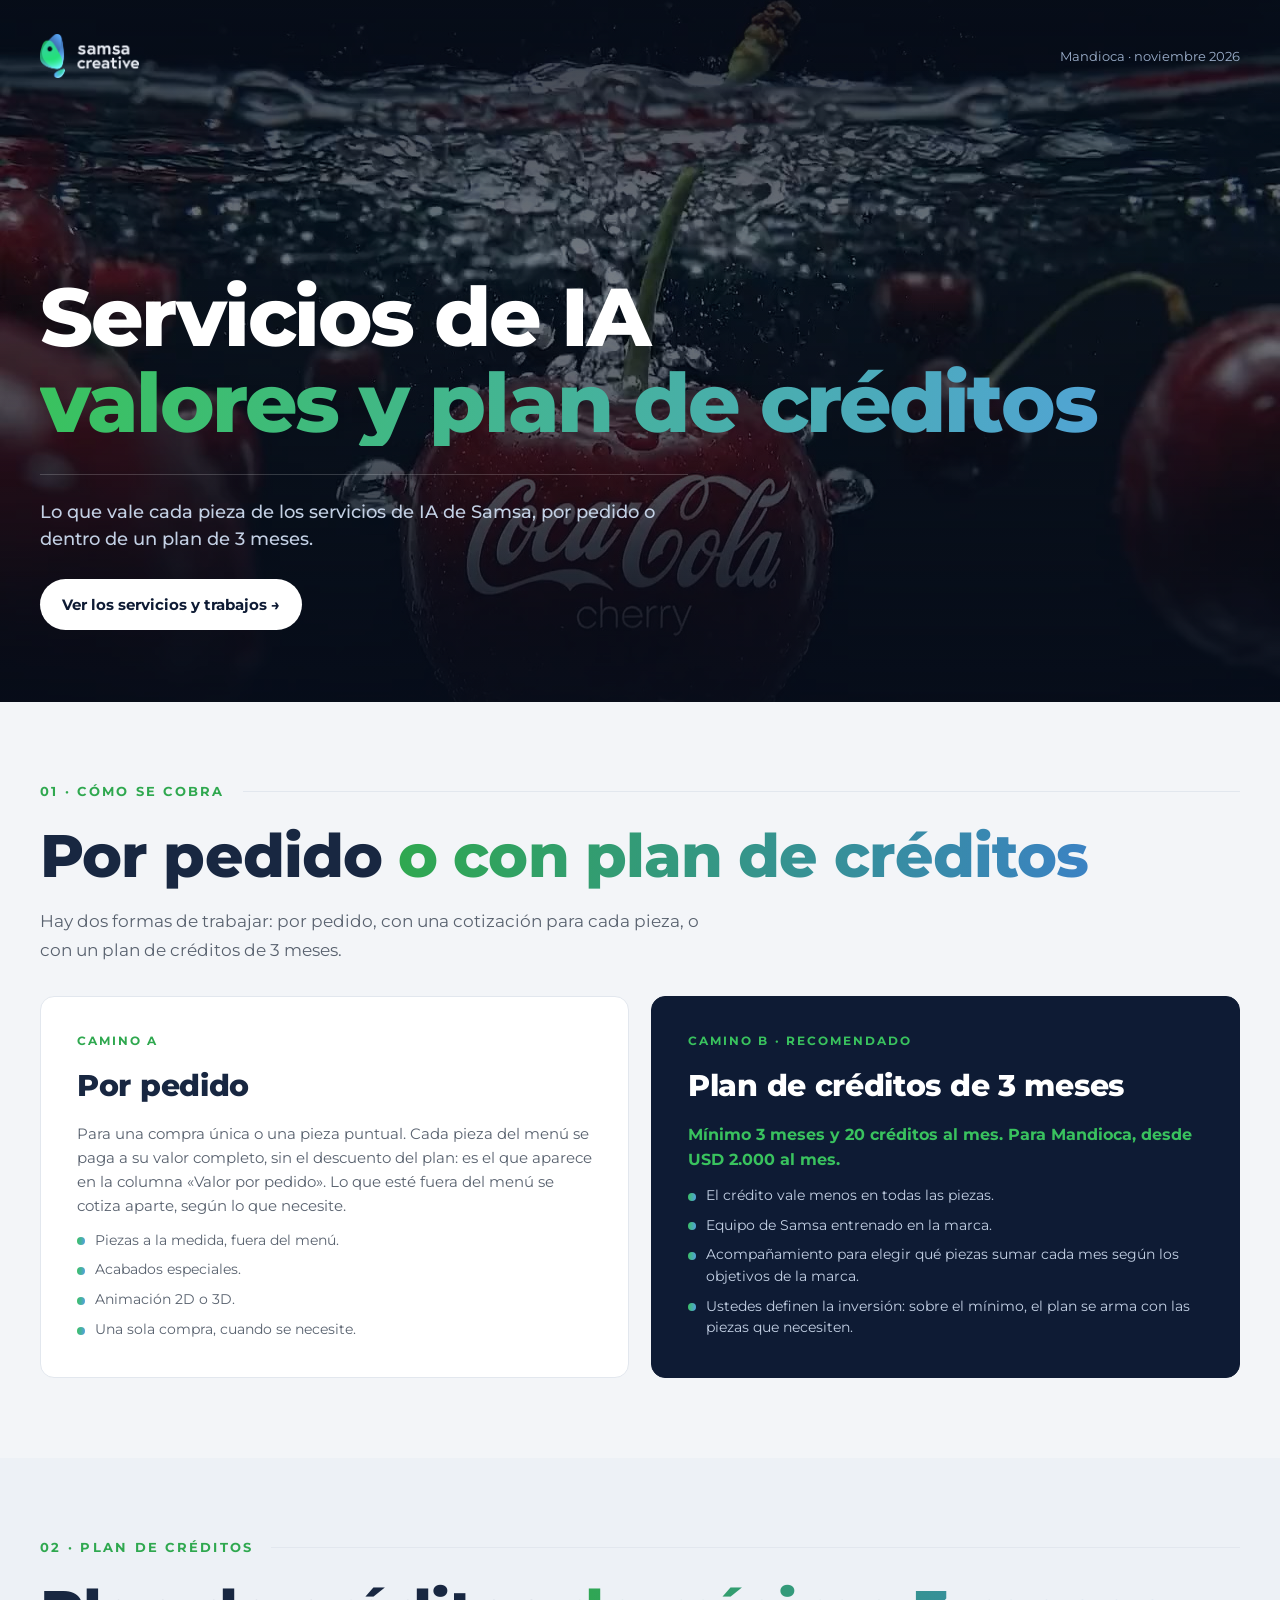
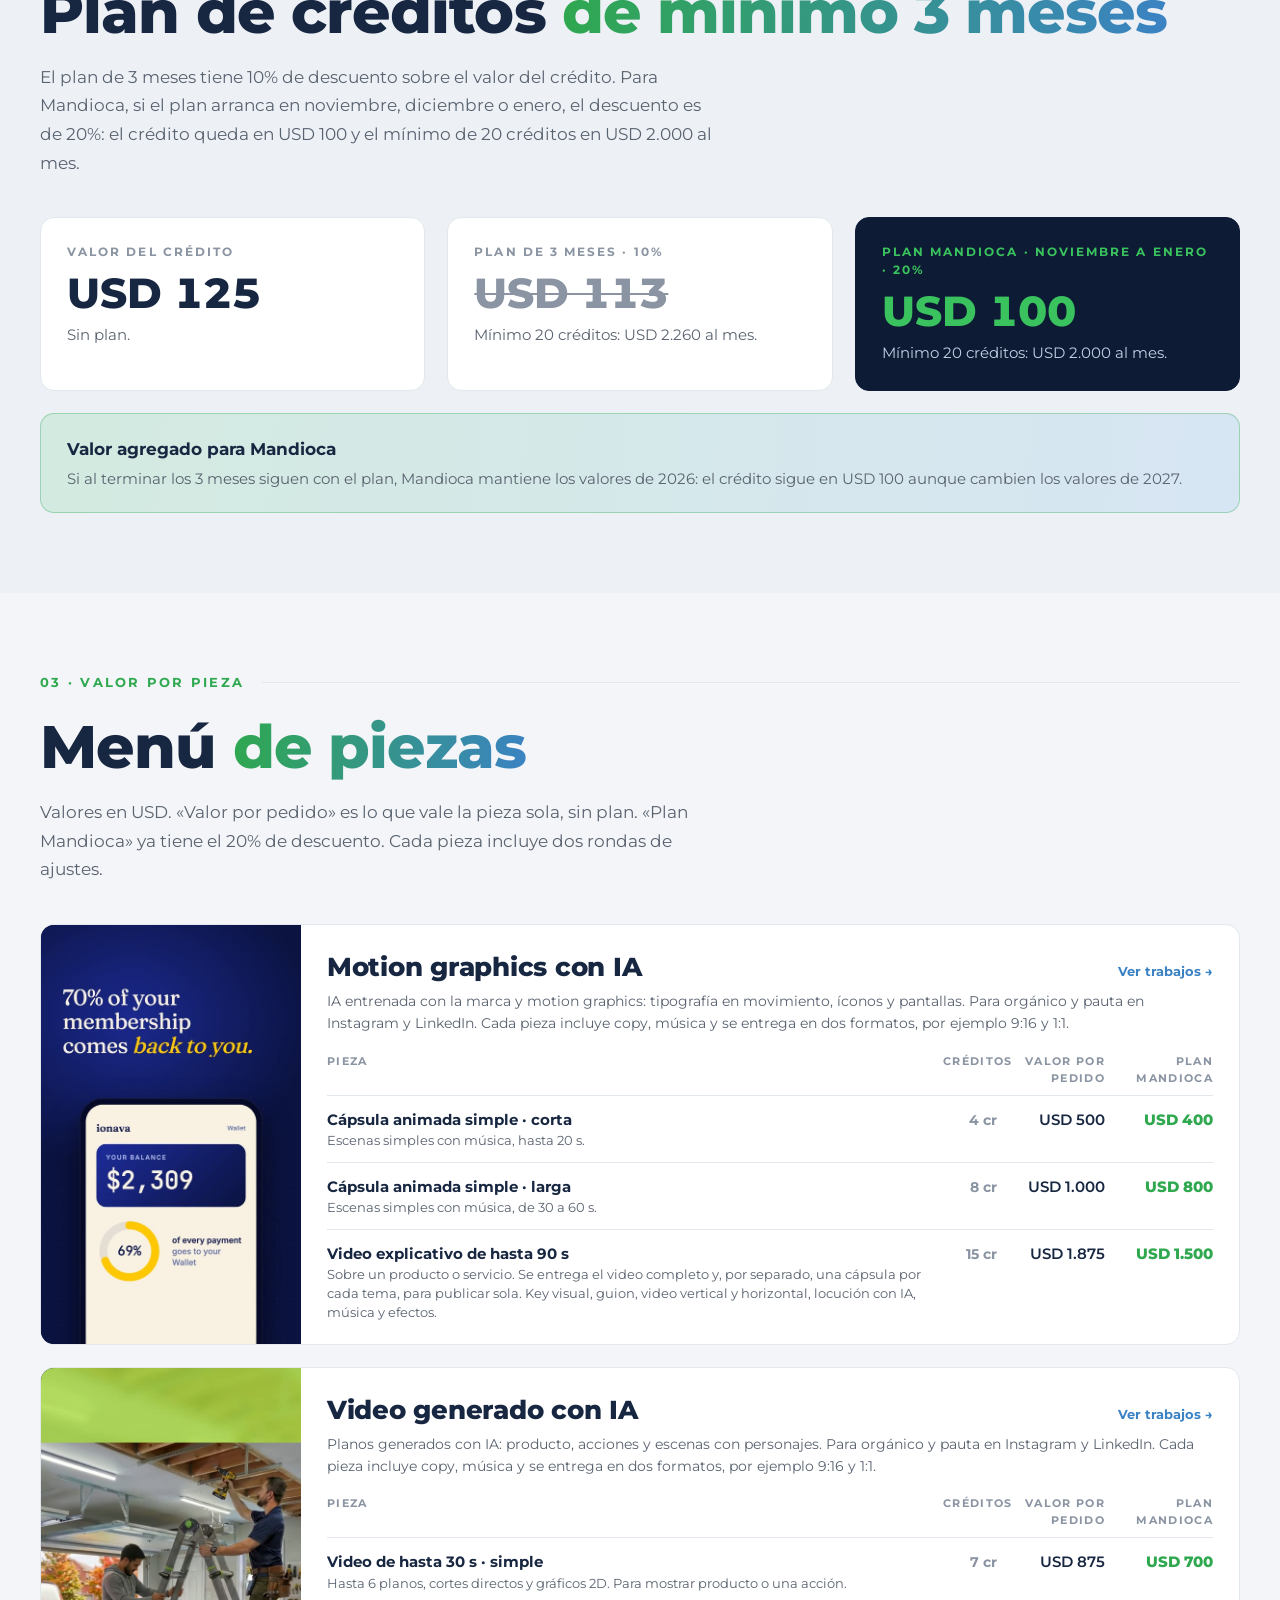
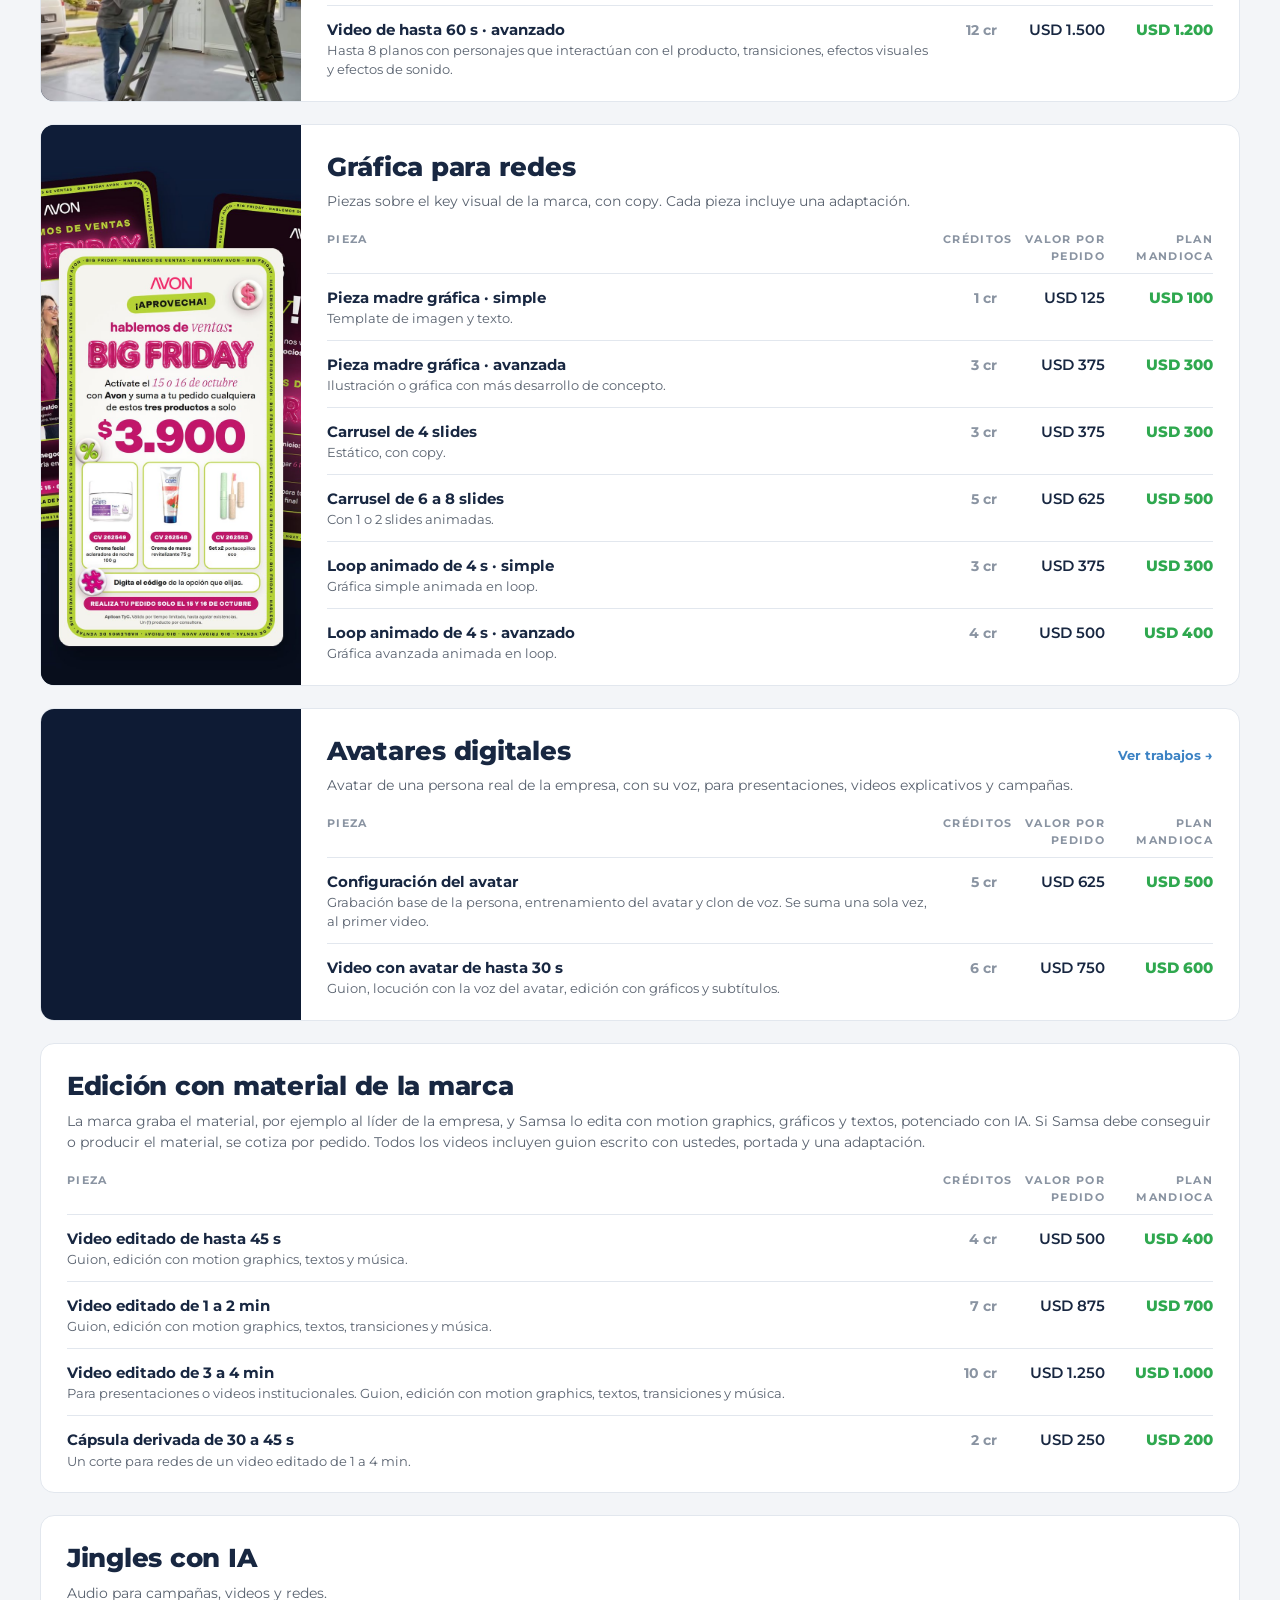
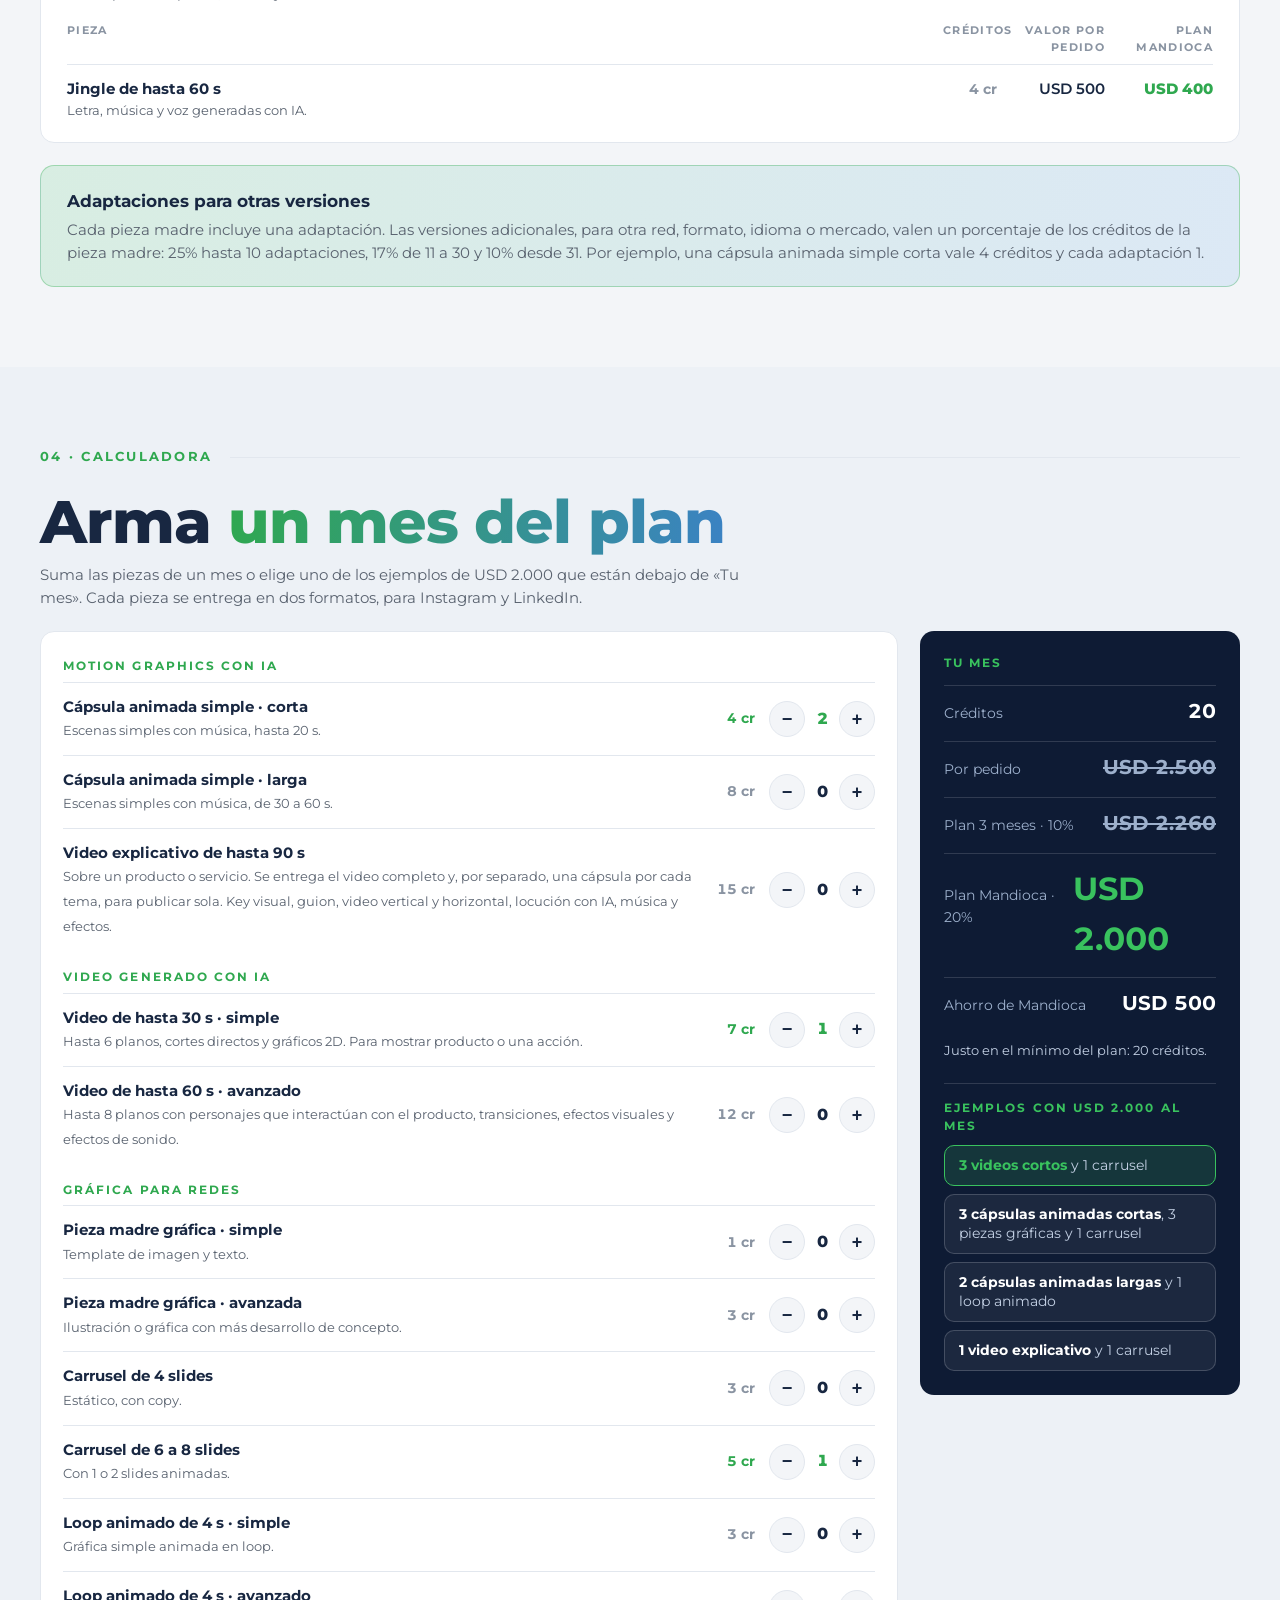
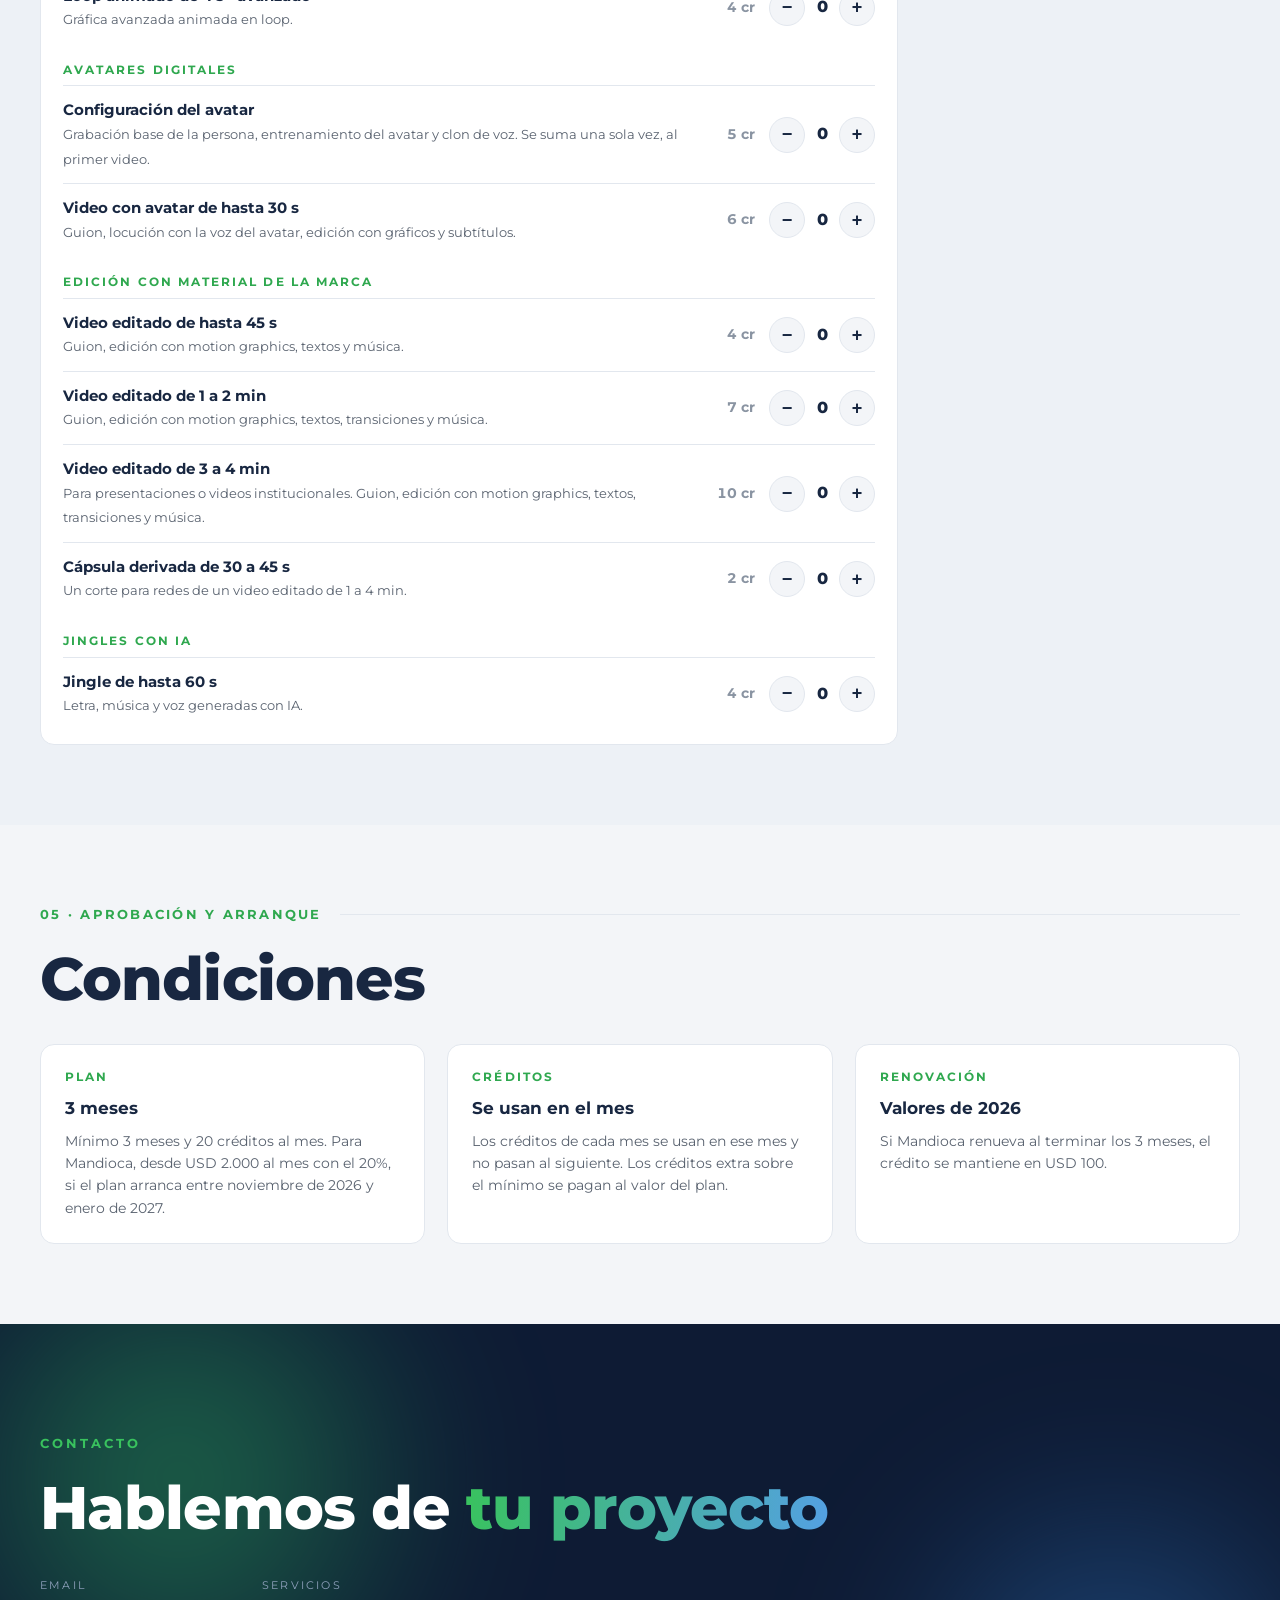
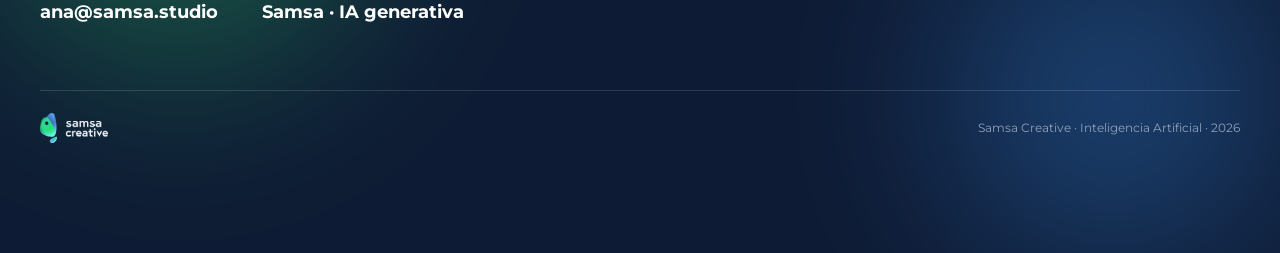
<file: index.html>
<!DOCTYPE html>
<html lang="es">
<head>
<meta charset="utf-8">
<meta name="viewport" content="width=device-width, initial-scale=1, viewport-fit=cover">
<title>Samsa · Valores IA</title>
<meta name="robots" content="noindex">
<meta name="description" content="Valores de los servicios de IA de Samsa Creative: precio por pedido y plan de créditos de 3 meses.">
<link rel="stylesheet" href="https://fonts.googleapis.com/css2?family=Montserrat:ital,wght@0,400;0,500;0,600;0,700;0,800;1,400&display=swap">
<style>

/* Layout: línea de landings Samsa (hero navy con aurora, bloques claros, rótulos verdes, titulares con degradé). El concepto a crayón entra como una hoja de papel dentro de ese sistema. */
:root{
  --ground:#F3F5F8; --tint:#EDF1F6; --card:#fff; --line:#E2E7EE;
  --ink:#182741; --hero:#0E1B34; --muted:#59626F; --label:#8A94A2;
  --green:#2FA84F; --green-br:#39C25E; --blue:#3B82C4; --blue-br:#54A0E4;
  --paper:#f6f1e8; --teal:#5f9c9a;
  --sans:'Montserrat',-apple-system,BlinkMacSystemFont,'Segoe UI','Helvetica Neue',Arial,sans-serif;
  color-scheme:light;
}
*{box-sizing:border-box}
body{margin:0;background:var(--ground);color:var(--ink);font-family:var(--sans);font-size:16px;line-height:1.55;-webkit-font-smoothing:antialiased}
img{max-width:100%;display:block}
p{margin:0} h1,h2,h3{margin:0;text-wrap:balance}
.wrap{max-width:960px;margin:0 auto;padding-inline:clamp(16px,4vw,40px)}
.wide{max-width:1280px;margin:0 auto;padding-inline:clamp(16px,4vw,40px)}
.num{font-variant-numeric:tabular-nums}
.grad{padding-right:.03em;background:linear-gradient(96deg,var(--green),var(--blue));-webkit-background-clip:text;background-clip:text;color:transparent}

/* hero */
.hero{position:relative;background:var(--hero);color:#fff;overflow:hidden}
.hero__inner{position:relative;z-index:2;max-width:1280px;margin:0 auto;padding:34px clamp(16px,4vw,40px) clamp(44px,6vw,72px)}
.hero__bar{display:flex;align-items:center;justify-content:space-between;gap:20px;flex-wrap:wrap}
.hero__logo{height:clamp(38px,3.4vw,50px);width:auto}
.hero__date{font-size:13px;color:#9DB0CC}
.hero__grid{display:grid;grid-template-columns:minmax(0,1fr) minmax(0,1.15fr);gap:clamp(28px,4vw,64px);align-items:center;margin-top:clamp(40px,6vw,80px)}
.hero__eyebrow{font-size:12.5px;font-weight:700;letter-spacing:.24em;text-transform:uppercase;color:var(--green-br);margin:0 0 22px}
.hero__title{font-weight:800;font-size:clamp(44px,6.6vw,88px);line-height:1.04;letter-spacing:-.03em}
.hero__title .grad{background:linear-gradient(96deg,var(--green-br),var(--blue-br));-webkit-background-clip:text;background-clip:text}
.hero__sub{max-width:38ch;color:#C3D0E4;font-size:clamp(15px,1.5vw,18px);font-weight:500;line-height:1.5;margin-top:28px;padding-top:24px;border-top:1px solid rgba(255,255,255,.18)}
.facts{display:flex;flex-wrap:wrap;gap:14px 40px;margin-top:32px}
.fact{display:flex;flex-direction:column;gap:3px}
.fact__v{font-size:clamp(24px,3vw,34px);font-weight:400;line-height:1;color:#fff}
.fact:first-child .fact__v{color:var(--green-br)}
.fact__k{font-size:11px;letter-spacing:.14em;text-transform:uppercase;color:#8FA1BC}
.hero__fig{margin:0;border-radius:14px;overflow:hidden;box-shadow:0 30px 60px -30px rgba(0,0,0,.6)}
.hero__fig img{width:100%;height:auto}
.hero__fig figcaption{background:rgba(255,255,255,.06);color:#9DB0CC;font-size:12px;padding:10px 14px;letter-spacing:.04em}
.aurora{position:absolute;inset:0;z-index:1;overflow:hidden}
.blob{position:absolute;border-radius:50%;filter:blur(70px);opacity:.5}
.blob.b1{width:52vw;height:52vw;left:-12vw;top:-14vw;background:radial-gradient(circle,#2EBE63,transparent 62%)}
.blob.b2{width:46vw;height:46vw;right:-10vw;top:6vw;background:radial-gradient(circle,#2F79C8,transparent 62%)}
.blob.b3{width:40vw;height:40vw;left:26vw;bottom:-18vw;background:radial-gradient(circle,#1FA0A6,transparent 62%)}
@media (prefers-reduced-motion:no-preference){
  .blob.b1{animation:d1 20s ease-in-out infinite}.blob.b2{animation:d2 24s ease-in-out infinite}.blob.b3{animation:d3 28s ease-in-out infinite}
}
@keyframes d1{50%{transform:translate(6vw,4vw)}}@keyframes d2{50%{transform:translate(-5vw,5vw)}}@keyframes d3{50%{transform:translate(4vw,-4vw)}}

/* bloques */
.block{padding-block:clamp(56px,8vw,88px)}
.block--tint{background:var(--tint)}
.block--paper{background:var(--paper)}
.seclabel{font-size:12.5px;font-weight:700;letter-spacing:.18em;text-transform:uppercase;color:var(--green);margin:0 0 30px;display:flex;align-items:center;gap:18px}
.seclabel::after{content:"";flex:1;height:1px;background:var(--line)}
.block--paper .seclabel::after{background:#e2d9c8}
.bigt{font-weight:800;font-size:clamp(32px,4.8vw,60px);line-height:1.1;letter-spacing:-.015em}
.body-lg{font-size:17px;color:var(--muted);line-height:1.68;max-width:62ch;margin-top:24px}
.body-lg p+p{margin-top:15px}

/* reel */
.reel{display:block;position:relative;overflow:hidden;background:var(--hero);color:#fff;text-decoration:none}
.reel img{width:100%;aspect-ratio:21/9;object-fit:cover;transition:transform .7s cubic-bezier(.22,1,.36,1)}
.reel:hover img,.reel:focus-visible img{transform:scale(1.03)}
.reel__bar{position:absolute;left:0;right:0;bottom:0;display:flex;align-items:flex-end;justify-content:space-between;gap:18px;flex-wrap:wrap;padding:clamp(18px,4vw,54px);background:linear-gradient(to top,rgba(14,27,52,.92),rgba(14,27,52,.3) 70%,transparent)}
.reel__l b{display:block;font-weight:700;font-size:clamp(22px,4vw,48px);line-height:1.14;letter-spacing:-.015em}
.reel__l span{font-size:clamp(13px,1.4vw,16px);color:#AEBED4;display:block;margin-top:7px;max-width:44ch}
.cta{display:inline-flex;align-items:center;gap:9px;padding:11px 22px;border-radius:40px;background:linear-gradient(96deg,var(--green-br),var(--blue-br));color:#0E1B34;font-weight:800;font-size:13.5px;white-space:nowrap}
.cta::before{content:"";border-left:11px solid #0E1B34;border-top:7px solid transparent;border-bottom:7px solid transparent}

/* quiénes somos */
.cols3{display:grid;grid-template-columns:repeat(3,minmax(0,1fr));gap:22px;margin-top:40px}
.pill{background:var(--card);border:1px solid var(--line);border-radius:14px;padding:28px 28px 30px;position:relative;overflow:hidden;transition:transform .3s cubic-bezier(.22,1,.36,1),box-shadow .3s}
.pill::after{content:"";position:absolute;left:0;right:0;top:0;height:3px;background:linear-gradient(96deg,#39C25E,#54A0E4);opacity:0;transition:opacity .3s}
.pill:hover{transform:translateY(-5px);box-shadow:0 18px 38px rgba(24,39,65,.13)}
.pill:hover::after{opacity:1}
.pill__k{font-size:20px;font-weight:400;line-height:1.2;margin-bottom:12px}
.pill__k .g{color:var(--green)}
.pill p{font-size:14px;color:var(--muted);line-height:1.6}
.pill p+p{margin-top:10px}
.bleed{display:grid;grid-template-columns:repeat(3,minmax(0,1fr));gap:2px;background:var(--line)}
.cell{position:relative;background:var(--card);overflow:hidden}
.cell img{width:100%;aspect-ratio:4/3;object-fit:cover;transition:transform .7s cubic-bezier(.22,1,.36,1)}
.cell:hover img{transform:scale(1.04)}
.cap2{position:absolute;left:0;right:0;bottom:0;padding:clamp(14px,1.8vw,24px);background:linear-gradient(to top,rgba(14,27,52,.93),rgba(14,27,52,.4) 65%,transparent);color:#fff}
.cap2 b{display:block;font-weight:400;font-size:clamp(15px,1.6vw,20px);line-height:1.15}
.cap2 span{display:block;font-size:clamp(11.5px,1.1vw,13px);color:#C3D0E4;margin-top:4px}
.marcas{background:var(--tint);border-bottom:1px solid var(--line);padding-block:clamp(46px,6.5vw,88px)}
.marcas .k{font-size:11.5px;font-weight:700;letter-spacing:.2em;text-transform:uppercase;color:var(--label);text-align:center;margin-bottom:clamp(24px,3vw,40px)}
.marcas img{width:100%;max-width:1100px;margin-inline:auto;height:auto}

/* concepto */
.concept-note{display:inline-flex;align-items:center;gap:10px;margin-top:22px;font-size:13px;color:var(--muted);background:#fff;border:1px solid #e2d9c8;border-radius:40px;padding:8px 16px}
.concept-note b{color:var(--ink)}
.howto{display:flex;align-items:center;gap:12px;margin:clamp(34px,4vw,48px) 0 14px;font-size:14px;font-weight:600;color:var(--ink)}
.howto svg{width:44px;height:20px;flex:none}
.compare{display:grid;grid-template-columns:1fr;gap:clamp(36px,5vw,64px)}
.cap{display:flex;gap:6px 18px;flex-wrap:wrap;align-items:baseline}
.opt{font-size:clamp(22px,2.6vw,30px);font-weight:800;letter-spacing:-.01em;margin-top:clamp(28px,4vw,44px)}
.opt span{display:block;font-size:12px;font-weight:700;letter-spacing:.18em;text-transform:uppercase;color:var(--green);margin-bottom:6px}
.opt2{margin-top:clamp(56px,7vw,88px);padding-top:clamp(8px,2vw,16px);border-top:1px solid #e2d9c8}
.sheet{margin-top:clamp(56px,7vw,88px)}
.sheet h3{font-size:clamp(22px,2.6vw,30px);font-weight:800;letter-spacing:-.01em}
.sheet p{font-size:16px;color:var(--muted);max-width:62ch;margin-top:12px}
.sheet figure{margin:24px 0 0;background:#fff;border:1px solid #e2d9c8;border-radius:14px;overflow:hidden}
.sheet img{width:100%;height:auto}
.sheet-ph{position:relative;margin-top:24px;display:grid;grid-template-columns:repeat(4,minmax(0,1fr));gap:14px;padding:clamp(16px,2.5vw,28px);background:#fff;border:1px solid #e2d9c8;border-radius:14px}
.sheet-ph span{display:flex;align-items:flex-end;justify-content:center;aspect-ratio:3/4;border:2px dashed #d9cfbd;border-radius:10px;padding:12px;font-size:12px;font-weight:700;letter-spacing:.14em;text-transform:uppercase;color:var(--label);background:var(--paper)}
.sheet-ph span.wide2{grid-column:span 2;aspect-ratio:auto;min-height:120px}
.sheet-ph em{position:absolute;top:50%;left:50%;transform:translate(-50%,-50%);font-style:normal;font-size:13px;font-weight:800;letter-spacing:.06em;text-transform:uppercase;padding:10px 18px;border-radius:40px;background:linear-gradient(96deg,var(--green-br),var(--blue-br));color:#0E1B34;white-space:nowrap}
@media (max-width:620px){.sheet-ph{grid-template-columns:repeat(2,minmax(0,1fr))}}
[data-style-only][hidden]{display:none!important}
.ba{position:relative;aspect-ratio:16/9;max-width:100%;overflow:hidden;border-radius:14px;background:#e9e2d4;user-select:none;touch-action:pan-y;cursor:ew-resize;box-shadow:0 20px 40px -26px rgba(24,39,65,.45)}
.ba img{position:absolute;inset:0;width:100%;height:100%;object-fit:cover;pointer-events:none}
.ba .top{clip-path:inset(0 0 0 var(--pos,50%))}
.ba .line{position:absolute;top:0;bottom:0;left:var(--pos,50%);width:3px;margin-left:-1.5px;background:#fff;box-shadow:0 0 0 1px rgba(14,27,52,.25);pointer-events:none}
.ba .knob{position:absolute;top:50%;left:var(--pos,50%);transform:translate(-50%,-50%);display:flex;align-items:center;gap:6px;padding:9px 14px;border-radius:40px;background:linear-gradient(96deg,var(--green-br),var(--blue-br));color:#0E1B34;font-size:12px;font-weight:800;letter-spacing:.06em;text-transform:uppercase;white-space:nowrap;box-shadow:0 6px 18px rgba(14,27,52,.35);pointer-events:none}
.ba .knob svg{width:14px;height:14px}
.ba input{position:absolute;inset:0;width:100%;height:100%;opacity:0;margin:0;pointer-events:none}
.ba input:focus-visible ~ .knob{outline:3px solid var(--ink);outline-offset:3px}
.ba .tag{position:absolute;top:12px;font-size:10.5px;letter-spacing:.18em;text-transform:uppercase;font-weight:700;padding:6px 10px;border-radius:30px;pointer-events:none}
.ba .tag.l{left:12px;background:rgba(14,27,52,.78);color:#fff}
.ba .tag.r{right:12px;background:rgba(255,255,255,.92);color:var(--ink)}
.ba.touched .knob span{display:none}
.cap{margin-top:14px;display:grid;gap:4px}
.cap b{font-size:15px}
.cap p{font-size:14px;color:var(--muted)}
.traits{display:grid;grid-template-columns:repeat(3,minmax(0,1fr));gap:22px;margin-top:clamp(36px,4vw,52px)}
.trait{background:#fff;border:1px solid #e2d9c8;border-radius:14px;padding:24px;display:grid;gap:8px;align-content:start;min-width:0}
.trait h3{font-size:17px;font-weight:700}
.trait p{font-size:14px;color:var(--muted);line-height:1.6}
.swatches{display:flex;flex-wrap:wrap;gap:6px;margin-top:4px}
.swatches i{width:26px;height:26px;border-radius:50%;display:block;box-shadow:inset 0 0 0 1px rgba(24,39,65,.12)}

/* desglose */
.tbl-wrap{overflow-x:auto;margin-top:36px;background:#fff;border:1px solid var(--line);border-radius:14px}
table{width:100%;border-collapse:collapse;font-variant-numeric:tabular-nums;min-width:440px}
th{font-size:11px;letter-spacing:.16em;text-transform:uppercase;font-weight:700;color:var(--label);text-align:right;padding:16px 20px;border-bottom:1px solid var(--line)}
th:first-child,td:first-child{text-align:left}
td{padding:16px 20px;text-align:right;border-bottom:1px solid var(--line);font-weight:500}
tfoot td{border-bottom:0;font-weight:800;background:var(--tint)}
.bar{display:block;height:5px;margin-top:8px;border-radius:3px;background:linear-gradient(96deg,var(--green-br),var(--blue-br))}

/* alcance */
.steps{list-style:none;margin:40px 0 0;padding:0;display:grid;grid-template-columns:repeat(5,minmax(0,1fr));gap:1px;background:var(--line);border:1px solid var(--line);border-radius:14px;overflow:hidden;counter-reset:s}
.steps li{background:#fff;padding:22px 20px 24px;display:grid;gap:6px;align-content:start;counter-increment:s;min-width:0}
.steps li::before{content:"0" counter(s);font-size:12px;font-weight:700;letter-spacing:.16em;color:var(--green)}
.steps b{font-size:15px}
.steps span{font-size:13px;color:var(--muted);line-height:1.5}

/* equipo */
.team{display:grid;grid-template-columns:repeat(4,minmax(0,1fr));gap:22px;margin-top:40px}
.team .pill__k{font-size:18px}
.aside{margin-top:22px;font-size:14px;color:var(--muted);font-style:italic}

/* inversión */
.price{background:var(--hero);color:#fff;border-radius:18px;padding:clamp(26px,4vw,52px);display:grid;grid-template-columns:minmax(0,1.2fr) minmax(0,1fr);gap:clamp(26px,4vw,56px);position:relative;overflow:hidden}
.price .seclabel{color:var(--green-br)}
.price .seclabel::after{background:rgba(255,255,255,.15)}
.price .bigt{color:#fff;font-size:clamp(28px,3.8vw,46px)}
.price .grad{background:linear-gradient(96deg,var(--green-br),var(--blue-br));-webkit-background-clip:text;background-clip:text}
.price .body-lg{color:#C3D0E4;font-size:16px}
.opts{display:grid;gap:18px;align-content:start;min-width:0}
.optd{font-size:14px;line-height:1.55;color:#C3D0E4;margin:0}
.optk{font-size:12px;font-weight:800;letter-spacing:.16em;text-transform:uppercase;color:var(--green-br)}
.calc{background:rgba(255,255,255,.06);border:1px solid rgba(255,255,255,.14);border-radius:14px;padding:24px;display:grid;gap:16px;align-content:start;min-width:0}
.calc label{font-size:11.5px;letter-spacing:.16em;text-transform:uppercase;color:#9DB0CC;font-weight:700;display:flex;justify-content:space-between;gap:10px}
.calc output{color:#fff;font-size:15px;letter-spacing:0;text-transform:none}
.calc input[type=range]{width:100%;accent-color:var(--green-br)}
.rowv{display:flex;justify-content:space-between;align-items:baseline;gap:12px;border-top:1px solid rgba(255,255,255,.14);padding-top:14px;font-variant-numeric:tabular-nums}
.rowv span{font-size:14px;color:#9DB0CC}
.rowv b{font-size:17px}
.rowv.total b{font-size:28px;font-weight:800;color:var(--green-br)}
.calc small{color:#8FA1BC;font-size:12.5px;line-height:1.5}

/* condiciones */
.boxes{display:grid;grid-template-columns:repeat(3,minmax(0,1fr));gap:22px;margin-top:22px}
.boxes:has(.box--cond:only-child){grid-template-columns:1fr}
.box--cond ul{grid-template-columns:repeat(2,minmax(0,1fr));gap:10px 32px}
@media (max-width:700px){.box--cond ul{grid-template-columns:1fr}}
.box{background:#fff;border:1px solid var(--line);border-radius:14px;padding:26px;display:grid;gap:14px;align-content:start;min-width:0}
.box .k{font-size:11.5px;font-weight:700;letter-spacing:.18em;text-transform:uppercase;color:var(--label)}
.box ul{margin:0;padding:0;list-style:none;display:grid;gap:10px}
.box li{position:relative;padding-left:18px;font-size:14px;color:var(--muted);line-height:1.55}
.box li::before{content:"";position:absolute;left:0;top:.55em;width:8px;height:8px;border-radius:50%;background:linear-gradient(96deg,var(--green-br),var(--blue-br))}
.box li b{color:var(--ink)}

/* cierre */
.close{position:relative;background:var(--hero);color:#fff;overflow:hidden}
.close .inner{position:relative;z-index:2;padding-block:clamp(64px,9vw,110px)}
.close .bigt{color:#fff}
.close .bigt .grad{background:linear-gradient(96deg,var(--green-br),var(--blue-br));-webkit-background-clip:text;background-clip:text}
.contact{display:flex;gap:44px;flex-wrap:wrap;margin-top:36px}
.contact div{display:grid;gap:4px}
.contact span{font-size:11px;letter-spacing:.2em;text-transform:uppercase;color:#8FA1BC}
.contact b{font-size:18px;user-select:all}
.contact a{color:inherit;text-decoration:none}
.foot{display:flex;justify-content:space-between;align-items:center;gap:16px;flex-wrap:wrap;margin-top:64px;padding-top:22px;border-top:1px solid rgba(255,255,255,.14);font-size:12px;color:#8FA1BC}
.foot img{height:30px;width:auto}

:focus-visible{outline:3px solid var(--blue);outline-offset:3px}
@media (max-width:980px){
  .hero__grid,.price{grid-template-columns:1fr}
  .cols3,.traits,.boxes{grid-template-columns:1fr}
  .team{grid-template-columns:repeat(2,minmax(0,1fr))}
  .steps{grid-template-columns:repeat(2,minmax(0,1fr))}
  .bleed{grid-template-columns:repeat(2,minmax(0,1fr))}
}
@media (max-width:520px){.team,.steps{grid-template-columns:1fr}}


/* ionava: línea Samsa + línea de tiempo de cortes como pieza del hero */
:root{--io-navy:#0B1340;--io-cobalt:#1E2D9C;--io-gold:#FFC801}
html{background:var(--ground)}
.tk{font-size:11.5px;font-weight:700;letter-spacing:.18em;text-transform:uppercase;color:var(--green)}
.traits{grid-template-columns:repeat(4,minmax(0,1fr))}
.trait{border-color:var(--line)}
.quote{margin:34px 0 0;padding:4px 0 4px 22px;border-left:3px solid var(--green-br);font-size:clamp(18px,2vw,22px);font-weight:700;line-height:1.45;max-width:48ch;color:var(--ink)}
/* hero: cortes */
.cut{margin:0;background:rgba(255,255,255,.05);border:1px solid rgba(255,255,255,.14);border-radius:14px;padding:clamp(18px,2.5vw,28px);display:grid;gap:10px;min-width:0}
.cut__head{display:flex;justify-content:space-between;gap:10px;font-size:11px;font-weight:700;letter-spacing:.16em;text-transform:uppercase;color:#9DB0CC}
.cut__head span:last-child{color:var(--green-br)}
.cut__bar{display:grid;gap:3px;margin-bottom:8px}
.cut__bar.a{grid-template-columns:repeat(6,minmax(0,1fr))}
.cut__bar.b{grid-template-columns:repeat(4,minmax(0,1fr));width:66.666%}
.cut__bar span{min-width:0;height:62px;display:flex;align-items:flex-end;padding:8px;border-radius:6px;font-size:11.5px;font-weight:700;line-height:1.2;color:#fff;background:linear-gradient(160deg,var(--io-cobalt),var(--io-navy));border-top:3px solid var(--green-br);overflow-wrap:anywhere}
.cut__bar.b span{border-top-color:var(--blue-br)}
.cut__ruler{display:grid;grid-template-columns:repeat(6,1fr) auto;font-size:10.5px;color:#8FA1BC;border-top:1px dashed rgba(255,255,255,.2);padding-top:6px}
.cut figcaption{font-size:12.5px;color:#9DB0CC;line-height:1.5;margin-top:4px}
/* contenido */
.vids{display:grid;grid-template-columns:3fr 2fr;gap:22px;margin-top:40px}
.vid{background:#fff;border:1px solid var(--line);border-radius:14px;padding:26px;min-width:0}
.vid__h{display:grid;gap:4px;padding-bottom:16px;border-bottom:1px solid var(--line)}
.vid__h h3{font-size:19px;font-weight:800}
.caps{list-style:none;margin:0;padding:0;counter-reset:c}
.caps[start="7"]{counter-reset:c 6}
.caps li{counter-increment:c;display:grid;grid-template-columns:38px 1fr;column-gap:8px;padding:14px 0;border-bottom:1px dashed var(--line)}
.caps li:last-child{border-bottom:0;padding-bottom:0}
.caps li::before{content:counter(c,decimal-leading-zero);grid-row:span 2;font-size:12px;font-weight:700;letter-spacing:.12em;color:var(--green);padding-top:2px}
.caps b{font-size:15px}
.caps p{font-size:14px;color:var(--muted);line-height:1.55}
/* niveles */
.levels{display:grid;grid-template-columns:1fr 1fr;gap:22px;margin-top:40px}
.level{background:#fff;border:1px solid var(--line);border-radius:14px;padding:clamp(24px,3vw,36px);display:grid;gap:12px;align-content:start;min-width:0}
.level h3{font-size:clamp(24px,2.8vw,32px);font-weight:800;letter-spacing:-.01em}
.level__d{font-size:15px;color:var(--muted);line-height:1.6}
.level ul{margin:4px 0 0;padding:0;list-style:none;display:grid;gap:8px}
.level li{position:relative;padding-left:18px;font-size:14px;color:var(--muted)}
.level li::before{content:"";position:absolute;left:0;top:.55em;width:8px;height:8px;border-radius:50%;background:linear-gradient(96deg,var(--green-br),var(--blue-br))}
.level__p{display:flex;justify-content:space-between;align-items:baseline;gap:12px;margin-top:10px;padding-top:18px;border-top:1px solid var(--line)}
.level__p span{font-size:13px;color:var(--label);font-weight:600}
.level__p b{font-size:clamp(28px,3.4vw,40px);font-weight:800;color:var(--ink)}
.level--hi{background:var(--hero);border-color:var(--hero);color:#fff}
.level--hi .tk{color:var(--green-br)}
.level--hi .level__d,.level--hi li{color:#C3D0E4}
.level--hi .level__p{border-top-color:rgba(255,255,255,.15)}
.level--hi .level__p b{color:#fff}
.level--hi .level__p span{color:#8FA1BC}
/* mensualidad */
.plans{display:grid;grid-template-columns:repeat(3,minmax(0,1fr));gap:22px;margin-top:40px}
.plan{background:#fff;border:1px solid var(--line);border-radius:14px;padding:24px;display:grid;gap:6px;min-width:0}
.plan b{font-size:clamp(26px,3vw,34px);font-weight:800}
.plan__m{font-size:13.5px;color:var(--muted)}
.plan--on{background:var(--hero);border-color:var(--hero);color:#fff}
.plan--on .tk{color:var(--green-br)}
.plan--on .plan__m{color:#C3D0E4}
.menu-grid{display:grid;grid-template-columns:1fr 1fr;gap:22px;margin-top:22px}
table.menu{min-width:0}
table.menu td{padding:12px 4px;font-size:14px;color:var(--muted)}
table.menu td:last-child{color:var(--ink);font-weight:800;white-space:nowrap}
.tbl-wrap{border:0;border-radius:0}
/* cronograma */
.tl{list-style:none;margin:36px 0 0;padding:0;background:#fff;border:1px solid var(--line);border-radius:14px;overflow:hidden}
.tl li{display:grid;grid-template-columns:140px 1fr;gap:16px;padding:18px 24px;border-bottom:1px solid var(--line)}
.tl li:last-child{border-bottom:0}
.tl .d{font-size:12px;font-weight:700;letter-spacing:.14em;text-transform:uppercase;color:var(--label);padding-top:2px}
.tl .d.g{color:var(--green)}
.tl b{font-size:15px}
.tl p{font-size:14px;color:var(--muted);margin-top:4px}
.boxes2{display:grid;grid-template-columns:1fr 1.4fr;gap:22px;margin-top:22px}
@media (max-width:980px){.traits{grid-template-columns:1fr 1fr}.vids,.levels,.menu-grid,.boxes2{grid-template-columns:1fr}}
@media (max-width:620px){.traits,.plans{grid-template-columns:1fr}.tl li{grid-template-columns:1fr;gap:4px}.cut__bar span{height:72px;font-size:10.5px;padding:6px}.cut__bar.b{width:100%}.cut__ruler{display:none}}
@media (max-width:620px){.hero__title{font-size:clamp(34px,10vw,44px)}.cut__bar.a{grid-template-columns:repeat(3,minmax(0,1fr))}.cut__bar.b{grid-template-columns:repeat(2,minmax(0,1fr))}.cut__head{flex-wrap:wrap}.hero__date{font-size:12px}}
/* v2 */
.vid--one{margin-top:36px}
.vid--one .caps{display:grid;grid-template-columns:1fr 1fr;column-gap:40px}
.vid--one .caps li:nth-last-child(2){border-bottom:0}
.refs{display:grid;gap:36px;margin-top:36px}
.refs__t{font-size:clamp(20px,2.2vw,26px);font-weight:800;margin-bottom:0}
.refs__g{grid-template-columns:repeat(3,minmax(0,1fr))}
.refs__g span{aspect-ratio:9/16;max-height:340px;width:100%}
.cmp{min-width:460px}
.cmp th,.cmp td{text-align:right}
.cmp th:first-child,.cmp td:first-child{text-align:left}
.cmp td:nth-child(2){color:var(--label);text-decoration:line-through}
.cmp td:nth-child(3){color:var(--green);font-weight:800}
.cmp th:nth-child(3){color:var(--green)}
.months{list-style:none;margin:22px 0 0;padding:0;display:grid;grid-template-columns:repeat(3,minmax(0,1fr));gap:22px}
.months li{background:#fff;border:1px solid var(--line);border-radius:14px;padding:24px;display:grid;gap:6px;align-content:start;min-width:0}
.months b{font-size:17px}
.months p{font-size:14px;color:var(--muted);line-height:1.55}
@media (max-width:980px){.months{grid-template-columns:1fr}}
@media (max-width:620px){.vid--one .caps{grid-template-columns:1fr}.vid--one .caps li:nth-last-child(2){border-bottom:1px dashed var(--line)}.refs__g{grid-template-columns:repeat(3,minmax(0,1fr));gap:8px;padding:12px}.refs__g span{font-size:9px;padding:6px}}
.planbox{margin-top:36px;background:var(--hero);color:#fff;border-radius:14px;padding:clamp(22px,3vw,32px);display:grid;grid-template-columns:auto 1fr;gap:12px 40px;align-items:center}
.planbox .tk{color:var(--green-br);display:block;margin-bottom:6px}
.planbox b{font-size:clamp(30px,4vw,44px);font-weight:800}
.planbox small{font-size:16px;font-weight:500;color:#9DB0CC}
.planbox p{font-size:15px;color:#C3D0E4;max-width:44ch}
.planbox p b{font-size:inherit;color:#fff}
@media (max-width:620px){.planbox{grid-template-columns:1fr}}
.vid--other{margin-top:22px}
.vid__n{font-size:14px;color:var(--muted)}
.others{list-style:none;margin:0;padding:0;display:grid;grid-template-columns:repeat(4,minmax(0,1fr));gap:20px;padding-top:16px}
.others li{display:grid;gap:4px;align-content:start;min-width:0}
.others b{font-size:15px}
.others p{font-size:14px;color:var(--muted);line-height:1.55}
.refs__t .tk{display:block;margin-bottom:4px}
@media (max-width:980px){.others{grid-template-columns:1fr 1fr}}
@media (max-width:620px){.others{grid-template-columns:1fr}}
/* v3: referencias verticales y caminos */
.refrow{display:grid;grid-template-columns:repeat(4,minmax(0,1fr));gap:18px;margin-top:16px}
.ref{display:grid;gap:10px;text-decoration:none;color:var(--ink);min-width:0}
.ref img{width:100%;aspect-ratio:9/16;object-fit:cover;border-radius:12px;box-shadow:0 18px 36px -24px rgba(24,39,65,.5);transition:transform .4s cubic-bezier(.22,1,.36,1)}
.ref:hover img{transform:translateY(-4px)}
.ref span{font-size:13px;color:var(--muted);line-height:1.45}
.ref b{display:block;font-size:14px;color:var(--ink)}
.paths{display:grid;grid-template-columns:1fr 1fr;gap:22px;margin-top:40px}
.path{background:#fff;border:1px solid var(--line);border-radius:14px;padding:clamp(24px,3vw,36px);display:grid;gap:12px;align-content:start;min-width:0}
.path h3{font-size:clamp(22px,2.6vw,30px);font-weight:800;letter-spacing:-.01em}
.path p{font-size:15px;color:var(--muted);line-height:1.6}
.path ul{margin:0;padding:0;list-style:none;display:grid;gap:8px}
.path li{position:relative;padding-left:18px;font-size:14px;color:var(--muted)}
.path li::before{content:"";position:absolute;left:0;top:.55em;width:8px;height:8px;border-radius:50%;background:linear-gradient(96deg,var(--green-br),var(--blue-br))}
.path--hi{background:var(--hero);border-color:var(--hero);color:#fff}
.path--hi .tk{color:var(--green-br)}
.path--hi p,.path--hi li{color:#C3D0E4}
.kvbox{margin-top:22px}
@media (max-width:980px){.refrow{grid-template-columns:repeat(3,minmax(0,1fr))}.paths{grid-template-columns:1fr}}
@media (max-width:620px){.refrow{grid-template-columns:repeat(2,minmax(0,1fr))}}
/* v6: 2 + 2 en una línea */
.refs{grid-template-columns:1fr 1fr;gap:clamp(22px,3vw,40px)}
.refrow{grid-template-columns:1fr 1fr}
@media (max-width:620px){.refs{grid-template-columns:1fr}}
/* v7: recomendación antes de los caminos */
.reco{margin-top:36px;background:#fff;border:1px solid var(--line);border-left:4px solid var(--green-br);border-radius:14px;padding:22px 26px;display:grid;gap:6px;}
.reco p{font-size:16px;color:var(--ink);line-height:1.6;font-weight:500}
.paths{margin-top:22px}
.ref{margin:0}
.ref video{width:100%;aspect-ratio:9/16;object-fit:cover;border-radius:12px;box-shadow:0 18px 36px -24px rgba(24,39,65,.5);background:#0B1340;display:block}
/* v8: explicación por nivel y entregables */
.refs__d{font-size:14.5px;color:var(--muted);line-height:1.55;margin-top:8px;max-width:52ch}
.incl{list-style:none;margin:40px 0 0;padding:0;display:grid;grid-template-columns:repeat(3,minmax(0,1fr));gap:1px;background:var(--line);border:1px solid var(--line);border-radius:14px;overflow:hidden}
.incl li{background:#fff;padding:26px 26px 28px;display:grid;gap:6px;align-content:start;min-width:0}
.incl b{font-size:clamp(18px,1.8vw,22px);font-weight:800;color:var(--ink)}
.incl b::before{content:"";display:block;width:28px;height:4px;border-radius:2px;margin-bottom:14px;background:linear-gradient(96deg,var(--green-br),var(--blue-br))}
.incl span{font-size:14.5px;color:var(--muted);line-height:1.5}
.boxcond{margin-top:22px}
.boxcond ul{grid-template-columns:repeat(2,minmax(0,1fr));gap:10px 32px}
@media (max-width:980px){.incl{grid-template-columns:1fr 1fr}}
@media (max-width:620px){.incl,.boxcond ul{grid-template-columns:1fr}}
.level{display:flex;flex-direction:column}.level__p{margin-top:auto;padding-top:18px}.level ul{margin-bottom:18px}

.boxes2--incl{margin-top:36px}
/* v9: sistema de créditos, equipo, flujo */
.pend{margin-top:16px;border:2px dashed var(--line);border-radius:12px;padding:16px 18px;font-size:14px;color:var(--muted);display:flex;gap:10px;align-items:baseline;flex-wrap:wrap}
.pend b{font-size:11.5px;letter-spacing:.16em;text-transform:uppercase;color:#C77700}
.how{list-style:none;margin:40px 0 0;padding:0;display:grid;grid-template-columns:repeat(3,minmax(0,1fr));gap:22px}
.how li{background:#fff;border:1px solid var(--line);border-radius:14px;padding:26px;display:grid;gap:8px;align-content:start;min-width:0}
.how__n{width:38px;height:38px;border-radius:50%;display:grid;place-items:center;font-weight:800;color:#0E1B34;background:linear-gradient(96deg,var(--green-br),var(--blue-br))}
.how b{font-size:18px;line-height:1.3}
.how p{font-size:14.5px;color:var(--muted);line-height:1.55}
.credit{margin-top:22px;background:var(--hero);color:#fff;border-radius:14px;padding:clamp(22px,3vw,32px);display:grid;grid-template-columns:minmax(0,340px) 1fr;gap:20px 48px;align-items:center}
.credit .tk{color:var(--green-br);display:block;margin-bottom:10px}
.credit__row{display:flex;justify-content:space-between;align-items:baseline;gap:16px;padding:10px 0;border-top:1px solid rgba(255,255,255,.14)}
.credit__row span{color:#9DB0CC;font-size:15px}
.credit__row b{font-size:24px;font-weight:800;color:#C3D0E4;text-decoration:line-through;text-decoration-thickness:2px}
.credit__row.on b{font-size:34px;color:var(--green-br);text-decoration:none}
.credit p{font-size:16px;color:#C3D0E4;line-height:1.6;max-width:52ch}
.subt{font-size:clamp(22px,2.6vw,30px);font-weight:800;letter-spacing:-.01em;margin-top:clamp(48px,6vw,72px)}
.subd{font-size:15px;color:var(--muted);margin-top:8px;max-width:70ch}
.calc2{display:grid;grid-template-columns:minmax(0,1fr) 320px;gap:22px;margin-top:22px;align-items:start}
.menu2{background:#fff;border:1px solid var(--line);border-radius:14px;padding:8px 22px 14px;min-width:0}
.menu2__fam{font-size:11.5px;font-weight:700;letter-spacing:.18em;text-transform:uppercase;color:var(--green);padding:18px 0 6px}
.item{display:grid;grid-template-columns:minmax(0,1fr) auto auto;gap:14px;align-items:center;padding:12px 0;border-top:1px solid var(--line)}
.item__t b{display:block;font-size:15px}
.item__t span{font-size:13px;color:var(--muted)}
.item__cr{font-size:14px;font-weight:700;color:var(--label);white-space:nowrap}
.item.on .item__cr{color:var(--green)}
.qty{display:flex;align-items:center;gap:6px}
.qty button{width:36px;height:36px;border-radius:50%;border:1px solid var(--line);background:var(--ground);font-size:18px;font-weight:700;color:var(--ink);cursor:pointer;touch-action:manipulation}
.qty button:hover{border-color:var(--green-br)}
.qty output{min-width:22px;text-align:center;font-weight:800;font-variant-numeric:tabular-nums}
.item.on .qty output{color:var(--green)}
.sum{position:sticky;top:calc(env(safe-area-inset-top,0px) + 16px);background:var(--hero);color:#fff;border-radius:14px;padding:24px;display:grid;gap:4px}
.sum .tk{color:var(--green-br);margin-bottom:8px}
.sum__row{display:flex;justify-content:space-between;align-items:baseline;gap:12px;padding:10px 0;border-top:1px solid rgba(255,255,255,.14)}
.sum__row span{color:#9DB0CC;font-size:14px}
.sum__row b{font-size:20px}
.sum__row b.strike{color:#9DB0CC;text-decoration:line-through}
.sum__row.big b{font-size:32px;color:var(--green-br)}
.sum__row b.ok{color:#fff}
.sum__note{font-size:13px;color:#C3D0E4;line-height:1.5;margin-top:8px}
.reset{margin-top:12px;justify-self:start;background:transparent;border:1px solid rgba(255,255,255,.3);color:#fff;border-radius:40px;padding:8px 16px;font:inherit;font-size:13px;cursor:pointer}
.plan3{min-width:620px}
.plan3 th,.plan3 td{text-align:left}
.plan3 td:nth-child(3),.plan3 td:nth-child(4),.plan3 th:nth-child(3),.plan3 th:nth-child(4){text-align:right;white-space:nowrap}
.plan3 tfoot td{font-weight:800}
.team2{display:grid;grid-template-columns:repeat(4,minmax(0,1fr));gap:18px;margin-top:36px}
.team2 div{background:#fff;border:1px solid var(--line);border-radius:14px;padding:22px;display:grid;gap:6px;align-content:start;min-width:0}
.team2 b{font-size:17px}
.team2 b::before{content:"";display:block;width:28px;height:4px;border-radius:2px;margin-bottom:12px;background:linear-gradient(96deg,var(--green-br),var(--blue-br))}
.team2 p{font-size:14px;color:var(--muted);line-height:1.5}
.flow{list-style:none;margin:40px 0 0;padding:0;display:grid;grid-template-columns:repeat(6,minmax(0,1fr));gap:1px;background:var(--line);border:1px solid var(--line);border-radius:14px;overflow:hidden;counter-reset:f}
.flow li{background:#fff;padding:20px 18px 22px;display:grid;gap:6px;align-content:start;counter-increment:f;min-width:0}
.flow li::before{content:"0" counter(f);font-size:12px;font-weight:700;letter-spacing:.16em;color:var(--green)}
.flow b{font-size:15px}
.flow p{font-size:13px;color:var(--muted);line-height:1.5}
.brief{margin-top:22px;background:#fff;border:1px solid var(--line);border-radius:14px;padding:clamp(22px,3vw,32px)}
.brief__h{display:grid;gap:4px;padding-bottom:16px;border-bottom:1px solid var(--line)}
.brief__h b{font-size:19px}
.brief dl{margin:0;display:grid;grid-template-columns:1fr 1fr;gap:0 40px}
.brief dl div{display:grid;grid-template-columns:130px 1fr;gap:12px;padding:12px 0;border-bottom:1px dashed var(--line)}
.brief dt{font-size:12px;font-weight:700;letter-spacing:.14em;text-transform:uppercase;color:var(--label);padding-top:2px}
.brief dd{margin:0;font-size:14.5px;color:var(--ink)}
@media (max-width:980px){.how,.team2{grid-template-columns:1fr 1fr}.calc2,.credit{grid-template-columns:1fr}.sum{position:static}.flow{grid-template-columns:repeat(3,minmax(0,1fr))}.brief dl{grid-template-columns:1fr}}
@media (max-width:620px){.how,.team2{grid-template-columns:1fr}.flow{grid-template-columns:1fr 1fr}.item{grid-template-columns:minmax(0,1fr) auto}.item__cr{grid-row:2}.brief dl div{grid-template-columns:1fr;gap:2px}}
.sum__inc{margin-top:12px;padding-top:12px;border-top:1px solid rgba(255,255,255,.14)}
.sum__inc span{font-size:12px;letter-spacing:.12em;text-transform:uppercase;color:var(--green-br);font-weight:700}
.sum__inc ul{margin:8px 0 0;padding-left:18px;display:grid;gap:4px}
.sum__inc li{font-size:13px;color:#C3D0E4;line-height:1.45}
.same .tk{color:var(--green-br);display:block;margin-bottom:12px}
.same__g{display:grid;grid-template-columns:1fr 1fr;gap:14px}
.same__g>div{border:1px solid rgba(255,255,255,.16);border-radius:12px;padding:16px 18px;display:grid;gap:4px;align-content:start}
.same__g>div.on{border-color:var(--green-br);background:rgba(57,194,94,.08)}
.same__g b{font-size:13px;color:#9DB0CC;font-weight:700}
.same__g .num{font-size:24px;font-weight:800;color:#fff}
.same__g .on .num{color:var(--green-br)}
.same__g p{font-size:13.5px;color:#C3D0E4;line-height:1.5}
@media (max-width:620px){.same__g{grid-template-columns:1fr}}
/* v10: trabajo de Samsa */
.works{display:grid;grid-template-columns:repeat(3,minmax(0,1fr));gap:22px;margin-top:36px}
.work{display:grid;gap:4px;text-decoration:none;color:var(--ink);min-width:0}
.work__img{position:relative;display:block;border-radius:12px;overflow:hidden;aspect-ratio:16/9;margin-bottom:10px;box-shadow:0 18px 36px -24px rgba(24,39,65,.5)}
.work__img img{width:100%;height:100%;object-fit:cover;transition:transform .5s cubic-bezier(.22,1,.36,1)}
.work:hover .work__img img{transform:scale(1.04)}
.work__play{position:absolute;left:14px;bottom:14px;width:44px;height:44px;border-radius:50%;background:linear-gradient(96deg,var(--green-br),var(--blue-br))}
.work__play::after{content:"";position:absolute;left:17px;top:13px;border-left:13px solid #0E1B34;border-top:9px solid transparent;border-bottom:9px solid transparent}
.work b{font-size:16px}
.work>span:last-child{font-size:14px;color:var(--muted)}
@media (max-width:980px){.works{grid-template-columns:1fr 1fr}}
@media (max-width:520px){.works{grid-template-columns:1fr}}
.works{grid-template-columns:repeat(4,minmax(0,1fr))}@media (max-width:980px){.works{grid-template-columns:1fr 1fr}}@media (max-width:520px){.works{grid-template-columns:1fr}}
.works{grid-template-columns:repeat(3,minmax(0,1fr))}@media (max-width:980px){.works{grid-template-columns:1fr 1fr}}@media (max-width:520px){.works{grid-template-columns:1fr}}
.brief__p{font-size:15px;color:var(--muted);margin-top:14px;max-width:70ch}
.brief__list{list-style:none;margin:18px 0 0;padding:0;display:grid;grid-template-columns:repeat(auto-fit,minmax(200px,1fr));gap:14px}
.brief__list li{border:1px solid var(--line);border-radius:12px;padding:14px 16px;font-size:14px;color:var(--muted);line-height:1.5;display:grid;gap:4px;align-content:start}
.brief__list b{color:var(--ink);font-size:15px}
.brief__cta{margin-top:22px;text-decoration:none}
.brief__cta::before{display:none}
.team2--c{grid-template-columns:repeat(3,minmax(0,1fr))}
.team__note{margin-top:18px;font-size:14.5px;color:var(--muted)}
.flows{display:grid;grid-template-columns:3fr 5fr;gap:22px;margin-top:36px}
.flowbox{display:grid;gap:12px;align-content:start;min-width:0}
.flowbox .flow{margin-top:0}
.flow--m{grid-template-columns:1fr}
.flow--p{grid-template-columns:repeat(5,minmax(0,1fr))}
@media (max-width:980px){.flows{grid-template-columns:1fr}.team2--c{grid-template-columns:1fr}.flow--p{grid-template-columns:repeat(2,minmax(0,1fr))}}
.flow--p{grid-template-columns:repeat(7,minmax(0,1fr))}
@media (max-width:980px){.flow--p{grid-template-columns:repeat(2,minmax(0,1fr))}}
.addon{margin-top:22px;background:#fff;border:1px dashed var(--green-br);border-radius:14px;padding:22px 26px;display:grid;gap:10px}
.addon p{font-size:15px;color:var(--muted);max-width:70ch}
.addon ul{list-style:none;margin:0;padding:0;display:flex;flex-wrap:wrap;gap:10px 28px}
.addon li{font-size:14.5px;color:var(--ink);display:flex;gap:10px;align-items:baseline}
.addon li b{color:var(--green);font-size:16px}
/* v11: hero sin línea de tiempo, temas desplegables */
.hero__grid{grid-template-columns:minmax(0,1fr)}
.hero__sub{max-width:52ch}
.fold{margin-top:22px;background:#fff;border:1px solid var(--line);border-radius:14px;overflow:hidden}
.fold>summary{list-style:none;cursor:pointer;padding:22px 64px 22px 26px;display:grid;gap:4px;position:relative}
.fold>summary::-webkit-details-marker{display:none}
.fold>summary::after{content:"+";position:absolute;right:24px;top:50%;transform:translateY(-50%);width:34px;height:34px;border-radius:50%;display:grid;place-items:center;font-size:22px;font-weight:700;color:#0E1B34;background:linear-gradient(96deg,var(--green-br),var(--blue-br))}
.fold[open]>summary::after{content:"−"}
.fold>summary b{font-size:19px}
.fold__n{font-size:14px;color:var(--muted)}
.fold .vid{margin:0;border:0;border-top:1px solid var(--line);border-radius:0}
.fold .vid--one{margin-top:0}
.path__min{color:var(--green-br)!important;font-weight:700;font-size:16px!important;line-height:1.5}
.flow__btn{margin-top:8px;justify-self:start;font-size:12.5px;font-weight:800;color:#0E1B34;text-decoration:none;padding:7px 12px;border-radius:30px;background:linear-gradient(96deg,var(--green-br),var(--blue-br))}
.flow__note{margin-top:14px;font-size:14px;color:var(--muted);font-style:italic}
.boxcond{margin-top:28px}
.flow__btn{white-space:nowrap}
/* v12: espaciado uniforme */
.block{padding-block:clamp(56px,7vw,80px)}
.seclabel{margin-bottom:22px}
.body-lg{margin-top:18px}
.traits,.refs,.levels,.incl,.paths,.how,.works,.flow--p,.reco,.fold:first-of-type{margin-top:32px}
.fold+.fold{margin-top:16px}
.addon{margin-top:18px}
.credit{margin-top:18px}
.subt{margin-top:56px}
.boxcond{margin-top:24px}
.people{display:grid;grid-template-columns:1fr 1fr;gap:22px;margin-top:40px}
.person{background:#fff;border:1px solid var(--line);border-radius:14px;padding:24px;display:grid;grid-template-columns:120px minmax(0,1fr);gap:22px;align-items:start;min-width:0}
.person img{width:120px;height:120px;object-fit:cover;border-radius:12px}
.person h3{font-size:20px;font-weight:800}
.person .role{font-size:13px;font-weight:700;color:var(--green);margin:4px 0 10px}
.person p{font-size:14px;color:var(--muted);line-height:1.6}
/* IA generativa: hero, reel, servicios en pestañas, comparador, galerías, lightbox */
.hero__title.ia{font-size:clamp(40px,7vw,96px)}
.hero__title.ia .grad{display:block}
.svcs{list-style:none;margin:36px 0 0;padding:0;display:grid;grid-template-columns:repeat(3,minmax(0,1fr));gap:18px;max-width:980px}
.svcs li{border-top:2px solid rgba(255,255,255,.18);padding-top:14px;display:grid;gap:4px}
.svcs li:first-child{border-top-color:var(--green-br)}
.svcs b{font-size:clamp(16px,1.6vw,19px);color:#fff}
.svcs span{font-size:13.5px;color:#9DB0CC;line-height:1.45}
.reelv{background:#000}
.reelv video{display:block;width:100%;height:auto;aspect-ratio:16/9;object-fit:cover;background:#000}
.reelv__bar{display:flex;justify-content:space-between;align-items:center;gap:16px;flex-wrap:wrap;padding:16px clamp(16px,4vw,40px);color:#C3D0E4;font-size:14px;background:var(--hero)}
.reelv__bar b{color:#fff;margin-right:8px}
/* pestañas de servicios */
.tabs{margin-top:36px;display:grid;grid-template-columns:280px minmax(0,1fr);gap:22px;align-items:start}
.tabs__list{display:grid;gap:4px;position:sticky;top:16px}
.tabs__list button{all:unset;cursor:pointer;display:flex;align-items:center;gap:12px;padding:12px 14px;border-radius:10px;font-size:15px;font-weight:600;color:var(--muted);transition:background .2s,color .2s}
.tabs__list button span{font-size:11px;font-weight:700;letter-spacing:.12em;color:var(--label);min-width:20px}
.tabs__list button:hover{background:#fff;color:var(--ink)}
.tabs__list button[aria-selected="true"]{background:var(--hero);color:#fff}
.tabs__list button[aria-selected="true"] span{color:var(--green-br)}
.tabs__list button:focus-visible{outline:2px solid var(--blue);outline-offset:2px}
.panel{background:#fff;border:1px solid var(--line);border-radius:14px;padding:clamp(20px,3vw,32px);min-width:0;animation:pin .35s ease}
@keyframes pin{from{opacity:0;transform:translateY(8px)}to{opacity:1;transform:none}}
.panel[hidden]{display:none}
.panel h3{font-size:clamp(22px,2.6vw,30px);font-weight:800;letter-spacing:-.01em}
.panel>p{font-size:15.5px;color:var(--muted);line-height:1.6;margin-top:10px;max-width:62ch}
.panel .links{display:flex;flex-wrap:wrap;gap:10px;margin-top:14px}
.panel .links a{font-size:13px;font-weight:700;color:var(--blue);text-decoration:none;padding:7px 14px;border:1px solid var(--line);border-radius:30px}
.panel .links a:hover{border-color:var(--blue)}
.gal{display:grid;grid-template-columns:repeat(auto-fill,minmax(150px,1fr));gap:10px;margin-top:20px}
.gal.wide{grid-template-columns:repeat(auto-fill,minmax(240px,1fr))}
.gal button{all:unset;cursor:zoom-in;display:block;border-radius:10px;overflow:hidden;background:var(--tint);aspect-ratio:4/5}
.gal.wide button{aspect-ratio:16/9}
.gal button:focus-visible{outline:2px solid var(--blue);outline-offset:2px}
.gal img{width:100%;height:100%;object-fit:cover;transition:transform .5s cubic-bezier(.22,1,.36,1)}
.gal button:hover img{transform:scale(1.05)}
.cap{font-size:12.5px;font-weight:700;letter-spacing:.14em;text-transform:uppercase;color:var(--green);margin-top:24px}
.empty{margin-top:20px;padding:28px;border:2px dashed #C9D2DE;border-radius:12px;color:var(--label);font-size:14px;font-weight:600;text-align:center}
/* comparador foto real / imagen generada */
.cmp{position:relative;margin-top:20px;border-radius:12px;overflow:hidden;aspect-ratio:4/5;max-width:520px;background:var(--tint);user-select:none;touch-action:pan-y}
.cmp img{position:absolute;inset:0;width:100%;height:100%;object-fit:cover}
.cmp .top{clip-path:inset(0 calc(100% - var(--x,50%)) 0 0)}
.cmp input{position:absolute;inset:0;width:100%;height:100%;opacity:0;cursor:ew-resize;margin:0}
.cmp .bar{position:absolute;top:0;bottom:0;left:var(--x,50%);width:3px;margin-left:-1.5px;background:#fff;pointer-events:none;box-shadow:0 0 12px rgba(0,0,0,.35)}
.cmp .bar::after{content:"⟷";position:absolute;top:50%;left:50%;transform:translate(-50%,-50%);width:40px;height:40px;border-radius:50%;background:#fff;color:var(--ink);display:grid;place-items:center;font-size:18px;font-weight:700}
.cmp .lb{position:absolute;bottom:12px;padding:5px 10px;border-radius:20px;font-size:11px;font-weight:700;letter-spacing:.1em;text-transform:uppercase;background:rgba(14,27,52,.8);color:#fff;pointer-events:none}
.cmp .lb.l{left:12px}.cmp .lb.r{right:12px;background:linear-gradient(96deg,var(--green),var(--blue))}
.cmpwrap{display:grid;grid-template-columns:minmax(0,520px) minmax(0,1fr);gap:22px;align-items:start}
.chips{display:flex;flex-wrap:wrap;gap:8px;margin-top:20px}
.chips button{all:unset;cursor:pointer;font-size:13px;font-weight:600;padding:8px 14px;border-radius:30px;border:1px solid var(--line);color:var(--muted)}
.chips button[aria-pressed="true"]{background:var(--hero);border-color:var(--hero);color:#fff}
.chips button:focus-visible{outline:2px solid var(--blue);outline-offset:2px}
/* videos y portada */
.refrow.r4{grid-template-columns:repeat(4,minmax(0,1fr))}
.feat{display:grid;grid-template-columns:minmax(0,360px) minmax(0,1fr);gap:clamp(22px,4vw,48px);align-items:center;margin-top:clamp(40px,5vw,64px);background:#fff;border:1px solid var(--line);border-radius:14px;padding:clamp(18px,3vw,32px)}
.feat button{all:unset;cursor:zoom-in;display:block}
.feat img{width:100%;border-radius:10px;box-shadow:0 24px 48px -28px rgba(24,39,65,.6)}
.feat h3{font-size:clamp(22px,2.6vw,30px);font-weight:800;margin-top:8px}
.feat p{font-size:15.5px;color:var(--muted);line-height:1.6;margin-top:10px;max-width:52ch}
/* personajes */
.chars{display:grid;grid-template-columns:minmax(0,1fr) minmax(0,1.4fr);gap:clamp(22px,4vw,48px);margin-top:36px;align-items:start}
.chars__txt{background:var(--hero);color:#fff;border-radius:14px;padding:clamp(22px,3vw,34px)}
.chars__txt .tk{color:var(--green-br)}
.chars__txt p{font-size:16px;color:#C3D0E4;line-height:1.65;margin-top:12px}
.chars__txt p:first-of-type{margin-top:14px}
.chars .gal{margin-top:0;grid-template-columns:repeat(3,minmax(0,1fr))}
.chars .gal button:first-child{grid-column:span 2;grid-row:span 2;aspect-ratio:auto}
.traits.t3{grid-template-columns:repeat(3,minmax(0,1fr))}
.draft{display:inline-block;margin-bottom:14px;padding:6px 12px;border-radius:30px;background:#FFF4D6;color:#8A6400;font-size:11.5px;font-weight:700;letter-spacing:.14em;text-transform:uppercase}
/* lightbox */
.lbx{position:fixed;inset:0;z-index:50;background:rgba(8,14,28,.92);display:grid;place-items:center;padding:clamp(16px,4vw,48px)}
.lbx[hidden]{display:none}
.lbx img{max-width:100%;max-height:86vh;border-radius:10px}
.lbx button{all:unset;cursor:pointer;position:absolute;top:14px;right:18px;color:#fff;font-size:30px;line-height:1;padding:8px}
@media (max-width:980px){.tabs{grid-template-columns:1fr}.tabs__list{position:static;display:flex;overflow-x:auto;gap:6px;padding-bottom:6px;scrollbar-width:none}.tabs__list button{white-space:nowrap;background:#fff;border:1px solid var(--line);padding:9px 14px;font-size:14px}.tabs__list button span{display:none}.refrow.r4{grid-template-columns:repeat(2,minmax(0,1fr))}.traits.t3,.cmpwrap,.feat,.chars{grid-template-columns:1fr}.svcs{grid-template-columns:1fr}.feat img{max-width:360px}}
@media (max-width:620px){.chars .gal{grid-template-columns:1fr 1fr}.chars .gal button:first-child{grid-column:span 2;grid-row:auto;aspect-ratio:4/5}}

/* Vitrina: página oscura y visual, capítulos a sangre con video */
body{background:#070D1A}
.vid-bg{position:absolute;inset:0;width:100%;height:100%;object-fit:cover}
.hero.full{min-height:100svh;display:flex;flex-direction:column;background:#070D1A}
.hero.full .vid-bg{opacity:.55}
.hero.full::after{content:"";position:absolute;inset:0;background:linear-gradient(180deg,rgba(7,13,26,.65) 0%,rgba(7,13,26,.1) 40%,rgba(7,13,26,.85) 100%);z-index:1}
.hero.full .hero__inner{flex:1;display:flex;flex-direction:column;width:100%}
.hero.full .hero__body{margin-top:auto;padding-top:80px}
.hero__title.ia{font-size:clamp(46px,9vw,140px);line-height:.98;letter-spacing:-.035em}
.hero__title.ia .grad{display:block}
.svcs{list-style:none;margin:40px 0 0;padding:0;display:grid;grid-template-columns:repeat(3,minmax(0,1fr));gap:22px;max-width:1100px}
.svcs li{border-top:2px solid rgba(255,255,255,.25);padding-top:14px;display:grid;gap:4px}
.svcs li:first-child{border-top-color:var(--green-br)}
.svcs b{font-size:clamp(16px,1.6vw,20px);color:#fff}
.svcs span{font-size:14px;color:#C3D0E4;line-height:1.45}
.playreel{all:unset;cursor:pointer;margin-top:36px;display:inline-flex;align-items:center;gap:12px;font-weight:700;font-size:15px;color:#fff}
.playreel i{width:52px;height:52px;border-radius:50%;background:linear-gradient(96deg,var(--green-br),var(--blue-br));display:grid;place-items:center;font-style:normal}
.playreel i::before{content:"";border-left:14px solid #0E1B34;border-top:9px solid transparent;border-bottom:9px solid transparent;margin-left:4px}
.playreel:focus-visible{outline:2px solid #fff;outline-offset:6px;border-radius:30px}

/* capítulos */
.ch{color:#fff;padding-block:clamp(72px,10vw,140px) 0}
.ch+.ch{padding-top:clamp(90px,12vw,170px)}
.ch__head{display:grid;grid-template-columns:auto minmax(0,1fr);gap:clamp(18px,3vw,40px);align-items:end;margin-bottom:clamp(28px,4vw,48px)}
.ch__n{font-size:clamp(64px,10vw,150px);font-weight:800;line-height:.8;letter-spacing:-.05em;background:linear-gradient(180deg,rgba(255,255,255,.22),rgba(255,255,255,.02));-webkit-background-clip:text;background-clip:text;color:transparent}
.ch__t{font-size:clamp(32px,5vw,68px);font-weight:800;line-height:1.02;letter-spacing:-.02em}
.ch__t .grad{background:linear-gradient(96deg,var(--green-br),var(--blue-br));-webkit-background-clip:text;background-clip:text;color:transparent}
.ch__d{font-size:clamp(15px,1.4vw,18px);color:#9DB0CC;line-height:1.55;max-width:56ch;margin-top:14px}
.full-w{padding-inline:clamp(8px,1.2vw,16px)}

/* bento */
.bento{display:grid;gap:clamp(6px,.8vw,12px);grid-template-columns:repeat(4,minmax(0,1fr));grid-auto-rows:clamp(150px,19vw,300px)}
.tile{position:relative;overflow:hidden;border-radius:clamp(8px,1vw,14px);background:#0E1B34;margin:0;min-width:0}
.tile video,.tile img{position:absolute;inset:0;width:100%;height:100%;object-fit:cover;transition:transform 1.2s cubic-bezier(.22,1,.36,1)}
.tile:hover video,.tile:hover img{transform:scale(1.04)}
.tile figcaption{position:absolute;left:0;right:0;bottom:0;padding:28px 16px 14px;background:linear-gradient(180deg,transparent,rgba(7,13,26,.85));font-size:13px;color:#C3D0E4;z-index:1}
.tile figcaption b{display:block;color:#fff;font-size:15px}
.tile.zoom{cursor:zoom-in}
.c2{grid-column:span 2}.c3{grid-column:span 3}.c4{grid-column:span 4}
.r2{grid-row:span 2}.r3{grid-row:span 3}
.contain img{object-fit:contain;background:#0E1B34}
.snd{all:unset;cursor:pointer;position:absolute;top:12px;right:12px;z-index:2;font-size:12px;font-weight:700;color:#fff;background:rgba(7,13,26,.7);padding:7px 12px;border-radius:30px;backdrop-filter:blur(6px)}
.snd:focus-visible{outline:2px solid #fff}

/* soro */
.yt{position:relative;aspect-ratio:16/9;border-radius:clamp(8px,1vw,14px);overflow:hidden;background:#000}
.yt button{all:unset;cursor:pointer;position:absolute;inset:0;display:grid;place-items:center}
.yt button img{position:absolute;inset:0;width:100%;height:100%;object-fit:cover}
.yt button i{position:relative;width:clamp(64px,8vw,96px);height:clamp(64px,8vw,96px);border-radius:50%;background:linear-gradient(96deg,var(--green-br),var(--blue-br));display:grid;place-items:center;box-shadow:0 20px 50px rgba(0,0,0,.5)}
.yt button i::before{content:"";border-left:22px solid #0E1B34;border-top:14px solid transparent;border-bottom:14px solid transparent;margin-left:6px}
.yt button:focus-visible{outline:3px solid #fff;outline-offset:-6px}
.yt iframe{position:absolute;inset:0;width:100%;height:100%;border:0}
.yt__alt{display:inline-block;margin-top:12px;font-size:13px;color:#9DB0CC}
.yt__alt a{color:#fff}

/* comparador grande */
.cmp.big{max-width:none;aspect-ratio:auto;height:100%;border-radius:clamp(8px,1vw,14px)}
.cmp.big .lb{font-size:12px}
.cmpgrid{display:grid;grid-template-columns:minmax(0,1.3fr) minmax(0,1fr);gap:clamp(6px,.8vw,12px)}
.cmpgrid .cmp{aspect-ratio:4/5}
.cmpside{display:grid;gap:clamp(6px,.8vw,12px);grid-template-rows:auto 1fr}
.chips.dark button{border-color:rgba(255,255,255,.2);color:#C3D0E4}
.chips.dark button[aria-pressed="true"]{background:#fff;border-color:#fff;color:var(--ink)}
.chips.dark{margin-top:0}

/* bloque de texto de personajes */
.note{background:linear-gradient(140deg,#13254A,#0E1B34);border:1px solid rgba(255,255,255,.08);padding:clamp(20px,2.4vw,32px);display:flex;flex-direction:column;justify-content:flex-end}
.note .tk{color:var(--green-br)}
.note p{font-size:clamp(15px,1.3vw,17px);color:#C3D0E4;line-height:1.6;margin-top:10px}
.note p:first-of-type{font-size:clamp(18px,1.8vw,24px);color:#fff;font-weight:700;line-height:1.3}

/* servicios cortos */
.mini{display:grid;grid-template-columns:repeat(3,minmax(0,1fr));gap:clamp(6px,.8vw,12px)}
.mini div{background:#0E1B34;border:1px solid rgba(255,255,255,.08);border-radius:14px;padding:clamp(20px,2.4vw,30px);display:grid;gap:8px;align-content:start}
.mini b{font-size:clamp(18px,1.8vw,22px);color:#fff}
.mini p{font-size:14.5px;color:#9DB0CC;line-height:1.55}
.mini a{font-size:13px;font-weight:700;color:var(--green-br);text-decoration:none;margin-right:12px}

/* tramo claro: capacitación y precios */
.light{background:var(--ground);color:var(--ink);margin-top:clamp(90px,12vw,170px)}
.light .block--tint{background:var(--tint)}

/* lightbox de video */
.lbx video{max-width:100%;max-height:86vh;border-radius:10px;background:#000}

@media (max-width:980px){
  .bento{grid-template-columns:repeat(2,minmax(0,1fr));grid-auto-rows:clamp(140px,42vw,320px)}
  .c3,.c4{grid-column:span 2}
  .r3{grid-row:span 2}
  .cmpgrid,.mini,.svcs{grid-template-columns:1fr}
  .ch__head{grid-template-columns:1fr;gap:4px}
}
@media (max-width:520px){
  .bento{grid-auto-rows:44vw}
  .hero__title.ia{font-size:clamp(40px,12vw,60px)}
}
.soro{display:grid;grid-template-columns:minmax(0,1fr) minmax(0,1.15fr) minmax(0,1fr);gap:clamp(6px,.8vw,12px);align-items:stretch}
.soro__col{display:grid;gap:clamp(6px,.8vw,12px);grid-template-rows:1fr 1fr}
.soro .yt{aspect-ratio:9/16}
.soro .tile{min-height:0}
@media (max-width:980px){.soro{grid-template-columns:1fr 1fr}.soro .yt{grid-column:span 2;order:-1;max-width:420px;width:100%;justify-self:center}.soro__col{grid-template-rows:none;grid-auto-rows:60vw}}
/* fila de Natura: columnas proporcionales al formato de cada pieza, misma altura sin recortes */
.nrow{display:grid;grid-template-columns:67fr 73fr 56fr 56fr;gap:clamp(6px,.8vw,12px);align-items:start}
@media (max-width:980px){.nrow{grid-template-columns:1fr 1fr}}
.yt__in{position:absolute;inset:0;display:grid;place-items:center}
.yt__in img{position:absolute;inset:0;width:100%;height:100%;object-fit:cover;transition:transform 1.2s cubic-bezier(.22,1,.36,1)}
a.yt:hover .yt__in img{transform:scale(1.04)}
.yt__in i{position:relative;width:clamp(64px,8vw,96px);height:clamp(64px,8vw,96px);border-radius:50%;background:linear-gradient(96deg,var(--green-br),var(--blue-br));display:grid;place-items:center;box-shadow:0 20px 50px rgba(0,0,0,.5)}
.yt__in i::before{content:"";border-left:22px solid #0E1B34;border-top:14px solid transparent;border-bottom:14px solid transparent;margin-left:6px}
.yt__lb{position:absolute;left:50%;bottom:18px;transform:translateX(-50%);font-size:13px;font-weight:700;color:#fff;background:rgba(7,13,26,.7);padding:8px 14px;border-radius:30px;white-space:nowrap}
a.yt{display:block}
a.yt:focus-visible{outline:3px solid #fff;outline-offset:3px}
/* bloque 5: tres piezas iguales */
.trio{display:grid;grid-template-columns:repeat(3,minmax(0,1fr));gap:clamp(6px,.8vw,12px)}
.trio__it{margin:0;display:grid;gap:12px;min-width:0}
.trio .cmp,.trio__v{aspect-ratio:3/4;max-width:none;width:100%;margin:0;border-radius:clamp(8px,1vw,14px)}
.trio__v{position:relative}
.trio figcaption{font-size:13.5px;color:#9DB0CC;padding-inline:4px}
.trio figcaption b{display:block;color:#fff;font-size:16px}
@media (max-width:820px){.trio{grid-template-columns:1fr;max-width:480px;margin-inline:auto}}
.cmp .bar{height:auto;margin-top:0;border-radius:0}
.nrow--2{grid-template-columns:70fr 67fr}
.nrow--3{grid-template-columns:73fr 56fr 56fr;margin-top:clamp(6px,.8vw,12px)}
@media (max-width:980px){.nrow--2{grid-template-columns:1fr 1fr}.nrow--3{grid-template-columns:1fr 1fr}}
/* selector de idioma */
.hero__date{display:inline-flex;align-items:center;gap:6px}
.lang{font-size:12px;font-weight:700;letter-spacing:.1em;padding:5px 9px;border-radius:20px;color:#C3D0E4;text-decoration:none;border:1px solid rgba(255,255,255,.25)}
.lang:first-of-type{margin-left:10px}
.lang.on{background:#fff;color:var(--ink);border-color:#fff}
a.lang:hover{border-color:#fff;color:#fff}
/* sub-bloque dentro de un capítulo */
.sub{margin:clamp(40px,5vw,64px) auto clamp(18px,2vw,24px)}
.sub .tk{color:var(--green-br)}
.sub h3{font-size:clamp(24px,3vw,36px);font-weight:800;color:#fff;margin-top:6px}
.sub p{font-size:clamp(15px,1.3vw,17px);color:#9DB0CC;line-height:1.55;max-width:60ch;margin-top:8px}
.nrow--fruti{grid-template-columns:103fr 75fr 75fr 75fr}
@media (max-width:980px){.nrow--fruti{grid-template-columns:1fr 1fr}.nrow--fruti>:first-child{grid-column:span 2}}
.tile.blk{background:#000}
.tile.blk video{object-fit:contain}
.nrow--5{grid-template-columns:repeat(5,minmax(0,1fr))}
@media (max-width:980px){.nrow--5{grid-template-columns:1fr 1fr}.nrow--5>:first-child{grid-column:span 2}}

/* Valores de los servicios de IA: hero corto con foto del reel, menú de piezas por familia y calculadora con tres precios. */
.hero--v{background:#070D1A;min-height:min(78svh,760px);display:flex;flex-direction:column}
.hero--v .bg{position:absolute;inset:0;width:100%;height:100%;object-fit:cover;opacity:.55}
.hero--v::after{content:"";position:absolute;inset:0;z-index:1;background:linear-gradient(180deg,rgba(7,13,26,.65) 0%,rgba(7,13,26,.15) 40%,rgba(7,13,26,.9) 100%)}
.hero--v .hero__inner{flex:1;display:flex;flex-direction:column;width:100%}
.hero--v .hero__body{margin-top:auto;padding-top:80px}
.hero--v .hero__title{font-size:clamp(40px,6.4vw,88px)}
.hero--v .hero__title .grad{display:block}
.hero--v + .light{margin-top:0}
.hero--v .hero__sub{max-width:54ch}
.hero__cta{display:inline-flex;align-items:center;gap:10px;margin-top:26px;padding:14px 22px;border-radius:999px;background:#fff;color:var(--hero);font-weight:700;font-size:15px;text-decoration:none}
.hero__cta:hover{background:var(--green-br)}

.promo{margin-top:40px;display:grid;grid-template-columns:repeat(3,minmax(0,1fr));gap:22px}
.promo>div{background:#fff;border:1px solid var(--line);border-radius:14px;padding:26px;display:grid;gap:8px;align-content:start;min-width:0}
.promo .tk{color:var(--label)}
.promo b.num{font-size:clamp(30px,3.4vw,42px);font-weight:800;line-height:1.1}
.promo p{font-size:14.5px;color:var(--muted);line-height:1.55}
.promo .was b.num{color:var(--label);text-decoration:line-through;text-decoration-thickness:2px}
.promo .on{background:var(--hero);border-color:var(--hero);color:#fff}
.promo .on .tk{color:var(--green-br)}
.promo .on b.num{color:var(--green-br)}
.promo .on p{color:#C3D0E4}

.keep{margin-top:22px;border-radius:14px;padding:22px 26px;background:linear-gradient(96deg,rgba(57,194,94,.14),rgba(84,160,228,.14));border:1px solid rgba(47,168,79,.35);display:grid;gap:4px}
.keep b{font-size:17px}
.keep p{font-size:15px;color:var(--muted);line-height:1.55}

.fams{margin-top:40px;display:grid;gap:22px}
.fam{background:#fff;border:1px solid var(--line);border-radius:14px;overflow:hidden}
.fam__in{display:grid;grid-template-columns:260px minmax(0,1fr)}
.fam--noimg{grid-template-columns:minmax(0,1fr)}
.fam__img{position:relative;min-height:180px;background:var(--hero)}
.fam__img img,.fam__img video{position:absolute;inset:0;width:100%;height:100%;object-fit:cover;object-position:top}
.fam__body{padding:22px 26px 10px;min-width:0}
.fam__h{display:flex;justify-content:space-between;align-items:baseline;gap:12px;flex-wrap:wrap}
.fam__h h3{font-size:clamp(20px,2.2vw,26px);font-weight:800;letter-spacing:-.01em}
.fam__h a{font-size:13px;font-weight:700;color:var(--blue);text-decoration:none;white-space:nowrap}
.fam__d{font-size:14px;color:var(--muted);margin-top:4px}
.rows{margin-top:10px}
.rows__h,.row{display:grid;grid-template-columns:minmax(0,1fr) 54px 96px 96px;gap:12px;align-items:baseline}
.rows__h{font-size:11px;font-weight:700;letter-spacing:.12em;text-transform:uppercase;color:var(--label);padding:8px 0}
.rows__h span:not(:first-child),.row>span{text-align:right}
.row{padding:12px 0;border-top:1px solid var(--line)}
.row b{display:block;font-size:15px}
.row small{display:block;font-size:13px;color:var(--muted);line-height:1.45}
.row>span{font-size:15px;font-weight:600;white-space:nowrap}
.row>span.cr{color:var(--label);font-weight:700;font-size:14px}
.row>span.pl{color:var(--green);font-weight:800}

.apart{list-style:none;margin:40px 0 0;padding:0;display:grid;grid-template-columns:repeat(3,minmax(0,1fr));gap:1px;background:var(--line);border:1px solid var(--line);border-radius:14px;overflow:hidden}
.apart li{background:#fff;padding:22px 24px;display:grid;gap:4px;align-content:start;min-width:0}
.apart b{font-size:17px}
.apart span{font-size:14px;color:var(--muted);line-height:1.5}

.sum__row b.strike2{color:#9DB0CC;text-decoration:line-through;font-size:20px}

@media (max-width:860px){
  .promo,.apart{grid-template-columns:minmax(0,1fr)}
  .fam__in{grid-template-columns:minmax(0,1fr)}
  .fam__img{min-height:160px}
}
@media (max-width:560px){
  .rows__h,.row{grid-template-columns:minmax(0,1fr) 72px 72px;gap:8px}
  .rows__h span:nth-child(2),.row>span.cr{display:none}
  .row>span{font-size:14px}
  .fam__body{padding:18px 16px 6px}
}

.sum .presets__t{margin:18px 0 6px;padding-top:16px;border-top:1px solid rgba(255,255,255,.14)}
.presets{display:grid;gap:8px}
.presets button{font:inherit;font-size:13.5px;line-height:1.4;color:#C3D0E4;background:rgba(255,255,255,.06);border:1px solid rgba(255,255,255,.18);border-radius:10px;padding:10px 14px;cursor:pointer;text-align:left}
.presets button b{color:#fff}
.presets button:hover,.presets button.on{border-color:var(--green-br);background:rgba(57,194,94,.16)}
.presets button.on b{color:var(--green-br)}
.fam__img iframe{position:absolute;top:50%;left:50%;height:100%;aspect-ratio:9/16;width:auto;transform:translate(-50%,-50%);border:0}
@media (max-width:860px){.fam__img:has(iframe){min-height:420px}}

</style>
</head>
<body>
<header class="hero hero--v">
  <img class="bg" src="img/reel-bg.jpg" alt="" aria-hidden="true">
  <div class="hero__inner">
    <div class="hero__bar">
      <img class="hero__logo" src="img/logo-samsa.png" alt="Samsa Creative">
      <span class="hero__date">Mandioca · noviembre 2026</span>
    </div>
    <div class="hero__body">
      <h1 class="hero__title">Servicios de IA <span class="grad">valores y plan de créditos</span></h1>
      <p class="hero__sub">Lo que vale cada pieza de los servicios de IA de Samsa, por pedido o dentro de un plan de 3 meses.</p>
      <a class="hero__cta" href="https://anasamsa.github.io/samsa-inteligencia-artificial/" target="_blank" rel="noopener">Ver los servicios y trabajos →</a>
    </div>
  </div>
</header>

<div class="light">
<section class="block">
  <div class="wide">
    <p class="seclabel">01 · Cómo se cobra</p>
    <h2 class="bigt">Por pedido <span class="grad">o con plan de créditos</span></h2>
    <div class="body-lg"><p>Hay dos formas de trabajar: por pedido, con una cotización para cada pieza, o con un plan de créditos de 3 meses.</p></div>
    <div class="paths">
      <article class="path">
        <span class="tk">Camino A</span>
        <h3>Por pedido</h3>
        <p>Para una compra única o una pieza puntual. Cada pieza del menú se paga a su valor completo, sin el descuento del plan: es el que aparece en la columna «Valor por pedido». Lo que esté fuera del menú se cotiza aparte, según lo que necesite.</p>
        <ul>
          <li>Piezas a la medida, fuera del menú.</li>
          <li>Acabados especiales.</li>
          <li>Animación 2D o 3D.</li>
          <li>Una sola compra, cuando se necesite.</li>
        </ul>
      </article>
      <article class="path path--hi">
        <span class="tk">Camino B · Recomendado</span>
        <h3>Plan de créditos de 3 meses</h3>
        <p class="path__min">Mínimo 3 meses y 20 créditos al mes. Para Mandioca, desde USD 2.000 al mes.</p>
        <ul>
          <li>El crédito vale menos en todas las piezas.</li>
          <li>Equipo de Samsa entrenado en la marca.</li>
          <li>Acompañamiento para elegir qué piezas sumar cada mes según los objetivos de la marca.</li>
          <li>Ustedes definen la inversión: sobre el mínimo, el plan se arma con las piezas que necesiten.</li>
        </ul>
      </article>
    </div>
  </div>
</section>

<section class="block block--tint">
  <div class="wide">
    <p class="seclabel">02 · Plan de créditos</p>
    <h2 class="bigt">Plan de créditos <span class="grad">de mínimo 3 meses</span></h2>
    <div class="body-lg"><p>El plan de 3 meses tiene 10% de descuento sobre el valor del crédito. Para Mandioca, si el plan arranca en noviembre, diciembre o enero, el descuento es de 20%: el crédito queda en USD 100 y el mínimo de 20 créditos en USD 2.000 al mes.</p></div>
    <div class="promo">
      <div><span class="tk">Valor del crédito</span><b class="num">USD 125</b><p>Sin plan.</p></div>
      <div class="was"><span class="tk">Plan de 3 meses · 10%</span><b class="num">USD 113</b><p>Mínimo 20 créditos: USD 2.260 al mes.</p></div>
      <div class="on"><span class="tk">Plan Mandioca · noviembre a enero · 20%</span><b class="num">USD 100</b><p>Mínimo 20 créditos: USD 2.000 al mes.</p></div>
    </div>
    <div class="keep"><b>Valor agregado para Mandioca</b><p>Si al terminar los 3 meses siguen con el plan, Mandioca mantiene los valores de 2026: el crédito sigue en USD 100 aunque cambien los valores de 2027.</p></div>
  </div>
</section>

<section class="block">
  <div class="wide">
    <p class="seclabel">03 · Valor por pieza</p>
    <h2 class="bigt">Menú <span class="grad">de piezas</span></h2>
    <div class="body-lg"><p>Valores en USD. «Valor por pedido» es lo que vale la pieza sola, sin plan. «Plan Mandioca» ya tiene el 20% de descuento. Cada pieza incluye dos rondas de ajustes.</p></div>
    <div class="fams">
<article class="fam"><div class="fam__in"><div class="fam__img"><video src="img/ejemplo-ionava-wallet.mp4" poster="img/ejemplo-ionava-wallet.jpg" autoplay muted loop playsinline aria-hidden="true"></video></div><div class="fam__body"><div class="fam__h"><h3>Motion graphics con IA</h3><a href="https://anasamsa.github.io/samsa-inteligencia-artificial/" target="_blank" rel="noopener">Ver trabajos →</a></div><p class="fam__d">IA entrenada con la marca y motion graphics: tipografía en movimiento, íconos y pantallas. Para orgánico y pauta en Instagram y LinkedIn. Cada pieza incluye copy, música y se entrega en dos formatos, por ejemplo 9:16 y 1:1.</p><div class="rows"><div class="rows__h"><span>Pieza</span><span>Créditos</span><span>Valor por pedido</span><span>Plan Mandioca</span></div><div class="row"><div><b>Cápsula animada simple · corta</b><small>Escenas simples con música, hasta 20 s.</small></div><span class="cr">4 cr</span><span>USD 500</span><span class="pl">USD 400</span></div><div class="row"><div><b>Cápsula animada simple · larga</b><small>Escenas simples con música, de 30 a 60 s.</small></div><span class="cr">8 cr</span><span>USD 1.000</span><span class="pl">USD 800</span></div><div class="row"><div><b>Video explicativo de hasta 90 s</b><small>Sobre un producto o servicio. Se entrega el video completo y, por separado, una cápsula por cada tema, para publicar sola. Key visual, guion, video vertical y horizontal, locución con IA, música y efectos.</small></div><span class="cr">15 cr</span><span>USD 1.875</span><span class="pl">USD 1.500</span></div></div></div></div></article>
<article class="fam"><div class="fam__in"><div class="fam__img"><video src="img/ref-louisville.mp4" poster="img/ref-louisville.jpg" autoplay muted loop playsinline aria-hidden="true"></video></div><div class="fam__body"><div class="fam__h"><h3>Video generado con IA</h3><a href="https://anasamsa.github.io/samsa-inteligencia-artificial/" target="_blank" rel="noopener">Ver trabajos →</a></div><p class="fam__d">Planos generados con IA: producto, acciones y escenas con personajes. Para orgánico y pauta en Instagram y LinkedIn. Cada pieza incluye copy, música y se entrega en dos formatos, por ejemplo 9:16 y 1:1.</p><div class="rows"><div class="rows__h"><span>Pieza</span><span>Créditos</span><span>Valor por pedido</span><span>Plan Mandioca</span></div><div class="row"><div><b>Video de hasta 30 s · simple</b><small>Hasta 6 planos, cortes directos y gráficos 2D. Para mostrar producto o una acción.</small></div><span class="cr">7 cr</span><span>USD 875</span><span class="pl">USD 700</span></div><div class="row"><div><b>Video de hasta 60 s · avanzado</b><small>Hasta 8 planos con personajes que interactúan con el producto, transiciones, efectos visuales y efectos de sonido.</small></div><span class="cr">12 cr</span><span>USD 1.500</span><span class="pl">USD 1.200</span></div></div></div></div></article>
<article class="fam"><div class="fam__in"><div class="fam__img"><img src="img/grafica-redes.jpg" alt="" loading="lazy"></div><div class="fam__body"><div class="fam__h"><h3>Gráfica para redes</h3></div><p class="fam__d">Piezas sobre el key visual de la marca, con copy. Cada pieza incluye una adaptación.</p><div class="rows"><div class="rows__h"><span>Pieza</span><span>Créditos</span><span>Valor por pedido</span><span>Plan Mandioca</span></div><div class="row"><div><b>Pieza madre gráfica · simple</b><small>Template de imagen y texto.</small></div><span class="cr">1 cr</span><span>USD 125</span><span class="pl">USD 100</span></div><div class="row"><div><b>Pieza madre gráfica · avanzada</b><small>Ilustración o gráfica con más desarrollo de concepto.</small></div><span class="cr">3 cr</span><span>USD 375</span><span class="pl">USD 300</span></div><div class="row"><div><b>Carrusel de 4 slides</b><small>Estático, con copy.</small></div><span class="cr">3 cr</span><span>USD 375</span><span class="pl">USD 300</span></div><div class="row"><div><b>Carrusel de 6 a 8 slides</b><small>Con 1 o 2 slides animadas.</small></div><span class="cr">5 cr</span><span>USD 625</span><span class="pl">USD 500</span></div><div class="row"><div><b>Loop animado de 4 s · simple</b><small>Gráfica simple animada en loop.</small></div><span class="cr">3 cr</span><span>USD 375</span><span class="pl">USD 300</span></div><div class="row"><div><b>Loop animado de 4 s · avanzado</b><small>Gráfica avanzada animada en loop.</small></div><span class="cr">4 cr</span><span>USD 500</span><span class="pl">USD 400</span></div></div></div></div></article>
<article class="fam"><div class="fam__in"><div class="fam__img"><iframe src="https://www.youtube-nocookie.com/embed/1yC-11vkWgE?autoplay=1&mute=1&loop=1&playlist=1yC-11vkWgE&controls=0&playsinline=1&rel=0" title="Reel Growie" referrerpolicy="strict-origin-when-cross-origin" allow="autoplay; encrypted-media; picture-in-picture"></iframe></div><div class="fam__body"><div class="fam__h"><h3>Avatares digitales</h3><a href="https://anasamsa.github.io/samsa-inteligencia-artificial/" target="_blank" rel="noopener">Ver trabajos →</a></div><p class="fam__d">Avatar de una persona real de la empresa, con su voz, para presentaciones, videos explicativos y campañas.</p><div class="rows"><div class="rows__h"><span>Pieza</span><span>Créditos</span><span>Valor por pedido</span><span>Plan Mandioca</span></div><div class="row"><div><b>Configuración del avatar</b><small>Grabación base de la persona, entrenamiento del avatar y clon de voz. Se suma una sola vez, al primer video.</small></div><span class="cr">5 cr</span><span>USD 625</span><span class="pl">USD 500</span></div><div class="row"><div><b>Video con avatar de hasta 30 s</b><small>Guion, locución con la voz del avatar, edición con gráficos y subtítulos.</small></div><span class="cr">6 cr</span><span>USD 750</span><span class="pl">USD 600</span></div></div></div></div></article>
<article class="fam"><div class="fam__in fam--noimg"><div class="fam__body"><div class="fam__h"><h3>Edición con material de la marca</h3></div><p class="fam__d">La marca graba el material, por ejemplo al líder de la empresa, y Samsa lo edita con motion graphics, gráficos y textos, potenciado con IA. Si Samsa debe conseguir o producir el material, se cotiza por pedido. Todos los videos incluyen guion escrito con ustedes, portada y una adaptación.</p><div class="rows"><div class="rows__h"><span>Pieza</span><span>Créditos</span><span>Valor por pedido</span><span>Plan Mandioca</span></div><div class="row"><div><b>Video editado de hasta 45 s</b><small>Guion, edición con motion graphics, textos y música.</small></div><span class="cr">4 cr</span><span>USD 500</span><span class="pl">USD 400</span></div><div class="row"><div><b>Video editado de 1 a 2 min</b><small>Guion, edición con motion graphics, textos, transiciones y música.</small></div><span class="cr">7 cr</span><span>USD 875</span><span class="pl">USD 700</span></div><div class="row"><div><b>Video editado de 3 a 4 min</b><small>Para presentaciones o videos institucionales. Guion, edición con motion graphics, textos, transiciones y música.</small></div><span class="cr">10 cr</span><span>USD 1.250</span><span class="pl">USD 1.000</span></div><div class="row"><div><b>Cápsula derivada de 30 a 45 s</b><small>Un corte para redes de un video editado de 1 a 4 min.</small></div><span class="cr">2 cr</span><span>USD 250</span><span class="pl">USD 200</span></div></div></div></div></article>
<article class="fam"><div class="fam__in fam--noimg"><div class="fam__body"><div class="fam__h"><h3>Jingles con IA</h3></div><p class="fam__d">Audio para campañas, videos y redes.</p><div class="rows"><div class="rows__h"><span>Pieza</span><span>Créditos</span><span>Valor por pedido</span><span>Plan Mandioca</span></div><div class="row"><div><b>Jingle de hasta 60 s</b><small>Letra, música y voz generadas con IA.</small></div><span class="cr">4 cr</span><span>USD 500</span><span class="pl">USD 400</span></div></div></div></div></article>
    </div>
    <div class="keep"><b>Adaptaciones para otras versiones</b><p>Cada pieza madre incluye una adaptación. Las versiones adicionales, para otra red, formato, idioma o mercado, valen un porcentaje de los créditos de la pieza madre: 25% hasta 10 adaptaciones, 17% de 11 a 30 y 10% desde 31. Por ejemplo, una cápsula animada simple corta vale 4 créditos y cada adaptación 1.</p></div>
  </div>
</section>

<section class="block block--tint">
  <div class="wide">
    <p class="seclabel">04 · Calculadora</p>
    <h2 class="bigt">Arma <span class="grad">un mes del plan</span></h2>
    <p class="subd">Suma las piezas de un mes o elige uno de los ejemplos de USD 2.000 que están debajo de «Tu mes». Cada pieza se entrega en dos formatos, para Instagram y LinkedIn.</p>
    <div class="calc2">
      <div class="menu2" id="menu"></div>
      <aside class="sum" aria-live="polite">
        <span class="tk">Tu mes</span>
        <div class="sum__row"><span>Créditos</span><b class="num" id="c-cr">0</b></div>
        <div class="sum__row"><span>Por pedido</span><b class="num strike" id="c-ped">USD 0</b></div>
        <div class="sum__row"><span>Plan 3 meses · 10%</span><b class="num strike2" id="c-15">USD 0</b></div>
        <div class="sum__row big"><span>Plan Mandioca · 20%</span><b class="num" id="c-20">USD 0</b></div>
        <div class="sum__row"><span>Ahorro de Mandioca</span><b class="num ok" id="c-ah">USD 0</b></div>
        <p class="sum__note" id="c-note"></p>
        <span class="tk presets__t">Ejemplos con USD 2.000 al mes</span>
        <div class="presets" id="presets">
          <button type="button" data-p="0"><b>3 videos cortos</b> y 1 carrusel</button>
          <button type="button" data-p="1"><b>3 cápsulas animadas cortas</b>, 3 piezas gráficas y 1 carrusel</button>
          <button type="button" data-p="2"><b>2 cápsulas animadas largas</b> y 1 loop animado</button>
          <button type="button" data-p="3"><b>1 video explicativo</b> y 1 carrusel</button>
        </div>
      </aside>
    </div>
  </div>
</section>

<section class="block">
  <div class="wide">
    <p class="seclabel">05 · Aprobación y arranque</p>
    <h2 class="bigt">Condiciones</h2>
    <div class="traits t3">
      <div class="trait"><span class="tk">Plan</span><h3>3 meses</h3><p>Mínimo 3 meses y 20 créditos al mes. Para Mandioca, desde USD 2.000 al mes con el 20%, si el plan arranca entre noviembre de 2026 y enero de 2027.</p></div>
      <div class="trait"><span class="tk">Créditos</span><h3>Se usan en el mes</h3><p>Los créditos de cada mes se usan en ese mes y no pasan al siguiente. Los créditos extra sobre el mínimo se pagan al valor del plan.</p></div>
      <div class="trait"><span class="tk">Renovación</span><h3>Valores de 2026</h3><p>Si Mandioca renueva al terminar los 3 meses, el crédito se mantiene en USD 100.</p></div>
    </div>
  </div>
</section>
</div>

<footer class="close">
  <div class="aurora"><span class="blob b1"></span><span class="blob b2"></span></div>
  <div class="wide inner">
    <p class="hero__eyebrow">Contacto</p>
    <h2 class="bigt">Hablemos de <span class="grad">tu proyecto</span></h2>
    <div class="contact">
      <div><span>Email</span><b>ana@samsa.studio</b></div>
      <div><span>Servicios</span><b><a href="https://anasamsa.github.io/samsa-inteligencia-artificial/" target="_blank" rel="noopener">Samsa · IA generativa</a></b></div>
    </div>
    <div class="foot"><img src="img/logo-samsa.png" alt="Samsa Creative"><span>Samsa Creative · Inteligencia Artificial · 2026</span></div>
  </div>
</footer>

<script>
(function(){
  var M=[["Motion graphics con IA", "Cápsula animada simple · corta", "Escenas simples con música, hasta 20 s.", 4], ["Motion graphics con IA", "Cápsula animada simple · larga", "Escenas simples con música, de 30 a 60 s.", 8], ["Motion graphics con IA", "Video explicativo de hasta 90 s", "Sobre un producto o servicio. Se entrega el video completo y, por separado, una cápsula por cada tema, para publicar sola. Key visual, guion, video vertical y horizontal, locución con IA, música y efectos.", 15], ["Video generado con IA", "Video de hasta 30 s · simple", "Hasta 6 planos, cortes directos y gráficos 2D. Para mostrar producto o una acción.", 7], ["Video generado con IA", "Video de hasta 60 s · avanzado", "Hasta 8 planos con personajes que interactúan con el producto, transiciones, efectos visuales y efectos de sonido.", 12], ["Gráfica para redes", "Pieza madre gráfica · simple", "Template de imagen y texto.", 1], ["Gráfica para redes", "Pieza madre gráfica · avanzada", "Ilustración o gráfica con más desarrollo de concepto.", 3], ["Gráfica para redes", "Carrusel de 4 slides", "Estático, con copy.", 3], ["Gráfica para redes", "Carrusel de 6 a 8 slides", "Con 1 o 2 slides animadas.", 5], ["Gráfica para redes", "Loop animado de 4 s · simple", "Gráfica simple animada en loop.", 3], ["Gráfica para redes", "Loop animado de 4 s · avanzado", "Gráfica avanzada animada en loop.", 4], ["Avatares digitales", "Configuración del avatar", "Grabación base de la persona, entrenamiento del avatar y clon de voz. Se suma una sola vez, al primer video.", 5], ["Avatares digitales", "Video con avatar de hasta 30 s", "Guion, locución con la voz del avatar, edición con gráficos y subtítulos.", 6], ["Edición con material de la marca", "Video editado de hasta 45 s", "Guion, edición con motion graphics, textos y música.", 4], ["Edición con material de la marca", "Video editado de 1 a 2 min", "Guion, edición con motion graphics, textos, transiciones y música.", 7], ["Edición con material de la marca", "Video editado de 3 a 4 min", "Para presentaciones o videos institucionales. Guion, edición con motion graphics, textos, transiciones y música.", 10], ["Edición con material de la marca", "Cápsula derivada de 30 a 45 s", "Un corte para redes de un video editado de 1 a 4 min.", 2], ["Jingles con IA", "Jingle de hasta 60 s", "Letra, música y voz generadas con IA.", 4]];
  var P=125,P15=113,P20=100,MIN=20;
  var PRE=[{3:1,0:2,8:1},{0:3,5:3,8:1},{1:2,10:1},{2:1,8:1}], DEF=PRE[0];
  var pres=document.getElementById("presets");
  var q={}, menu=document.getElementById("menu"), fam="";
  var fmt=function(n){return "USD "+Math.round(n).toLocaleString("es-CO");};
  var crf=function(c){return String(c).replace(".",",");};
  M.forEach(function(it,i){
    if(it[0]!==fam){fam=it[0];var h=document.createElement("div");h.className="menu2__fam";h.textContent=fam;menu.appendChild(h);}
    var r=document.createElement("div");r.className="item";
    r.innerHTML='<div class="item__t"><b>'+it[1]+'</b><span>'+it[2]+'</span></div><div class="item__cr num">'+crf(it[3])+' cr</div><div class="qty"><button type="button" aria-label="Quitar '+it[1]+'" data-i="'+i+'" data-d="-1">−</button><output id="q'+i+'">0</output><button type="button" aria-label="Sumar '+it[1]+'" data-i="'+i+'" data-d="1">+</button></div>';
    menu.appendChild(r);
  });
  function set(o,b){q={};for(var k in o)q[k]=o[k];render();[].forEach.call(pres.children,function(x){x.classList.toggle("on",x===b);});}
  function render(){
    var cr=0;
    M.forEach(function(it,i){var n=q[i]||0;cr+=n*it[3];var o=document.getElementById("q"+i);o.textContent=n;o.parentNode.parentNode.classList.toggle("on",n>0);});
    cr=Math.round(cr*10)/10;
    var base=Math.max(cr,MIN), ped=cr*P, p20=base*P20;
    document.getElementById("c-cr").textContent=crf(cr);
    document.getElementById("c-ped").textContent=fmt(ped);
    document.getElementById("c-15").textContent=fmt(base*P15);
    document.getElementById("c-20").textContent=fmt(p20);
    document.getElementById("c-ah").textContent=fmt(Math.max(ped-p20,0));
    var note;
    if(cr===0) note="Suma piezas para ver el valor del mes.";
    else if(cr<MIN) note="Por debajo del mínimo: el mes vale USD 2.000 y quedan "+crf(Math.round((MIN-cr)*10)/10)+" créditos para sumar piezas en ese mismo mes.";
    else if(cr===MIN) note="Justo en el mínimo del plan: "+MIN+" créditos.";
    else note="Supera el mínimo de "+MIN+" créditos: los "+crf(Math.round((cr-MIN)*10)/10)+" créditos extra se pagan a USD 100.";
    document.getElementById("c-note").textContent=note;
  }
  menu.addEventListener("click",function(e){var b=e.target.closest("button");if(!b)return;var i=+b.dataset.i;q[i]=Math.max(0,(q[i]||0)+(+b.dataset.d));render();[].forEach.call(pres.children,function(x){x.classList.remove("on");});});
  pres.addEventListener("click",function(e){var b=e.target.closest("button");if(b)set(PRE[+b.dataset.p],b);});
  set(DEF,pres.children[0]);
})();
</script>

</body>
</html>
</file>
